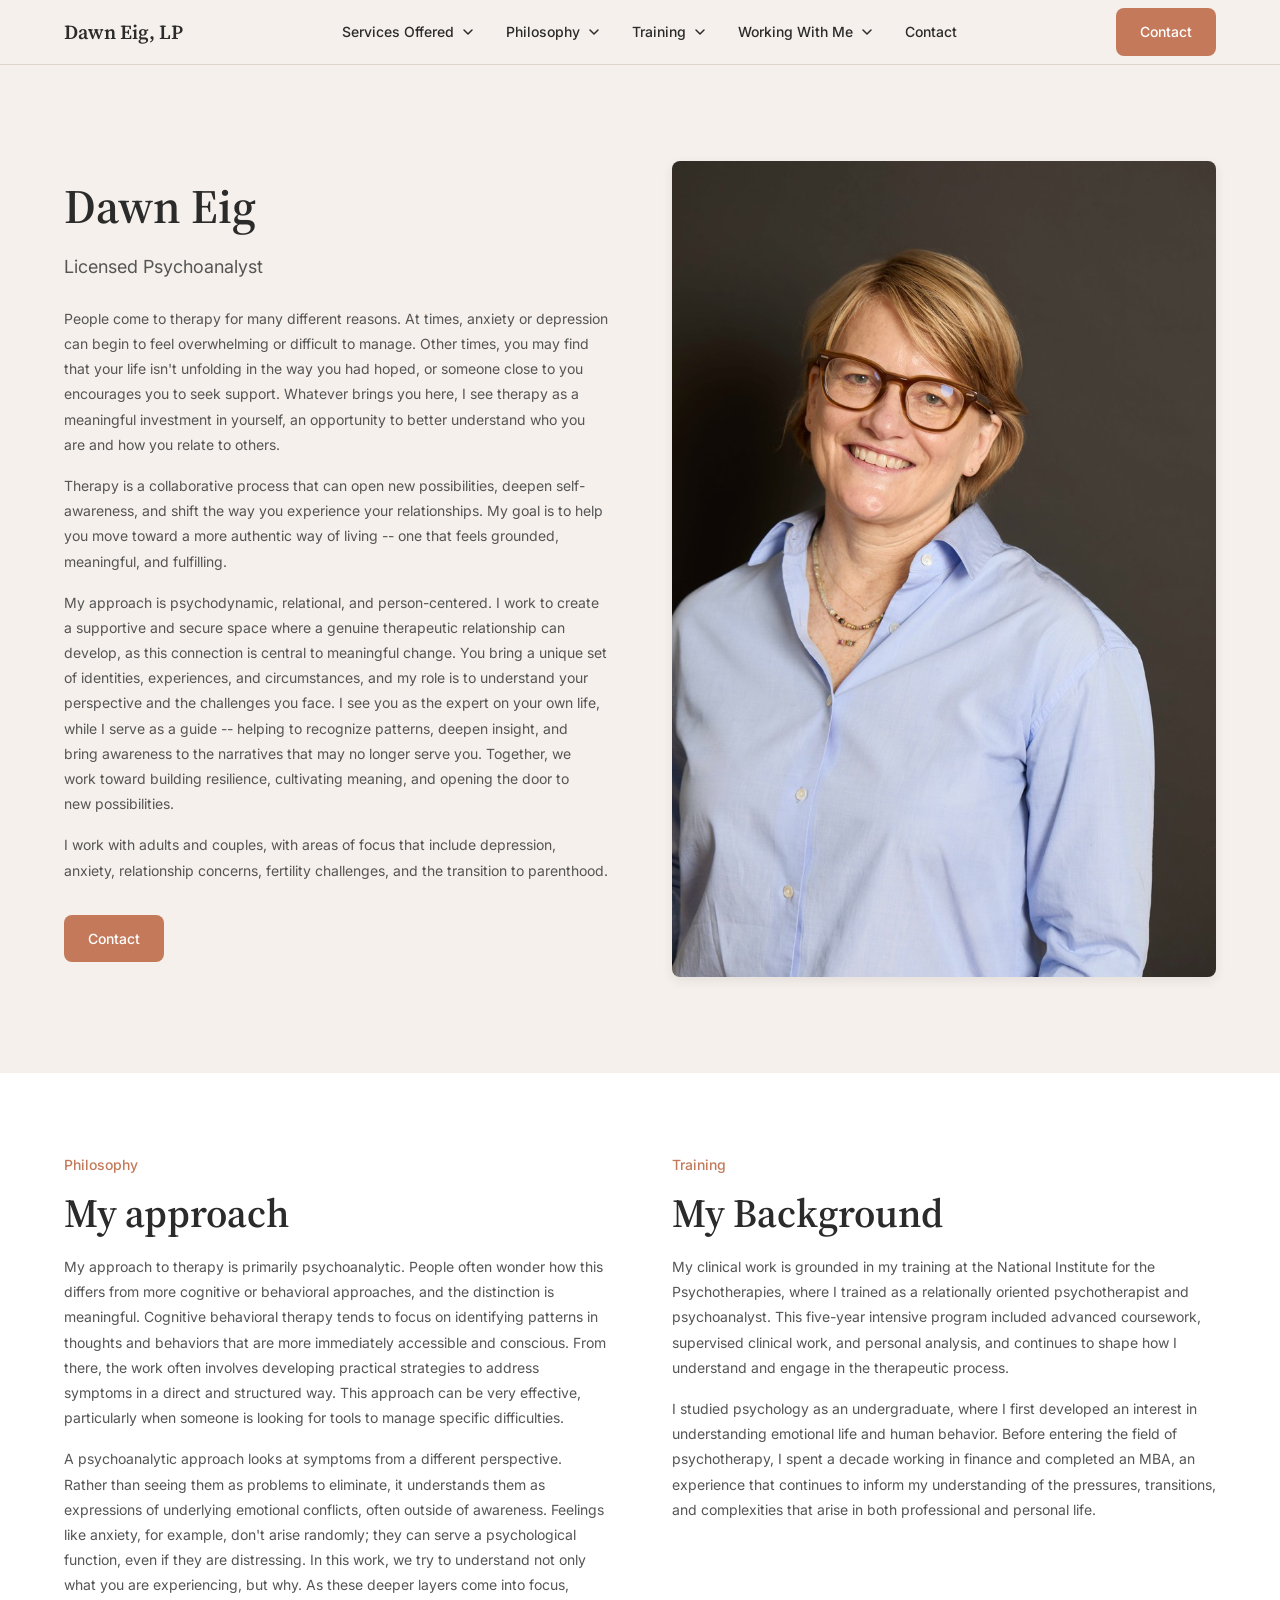
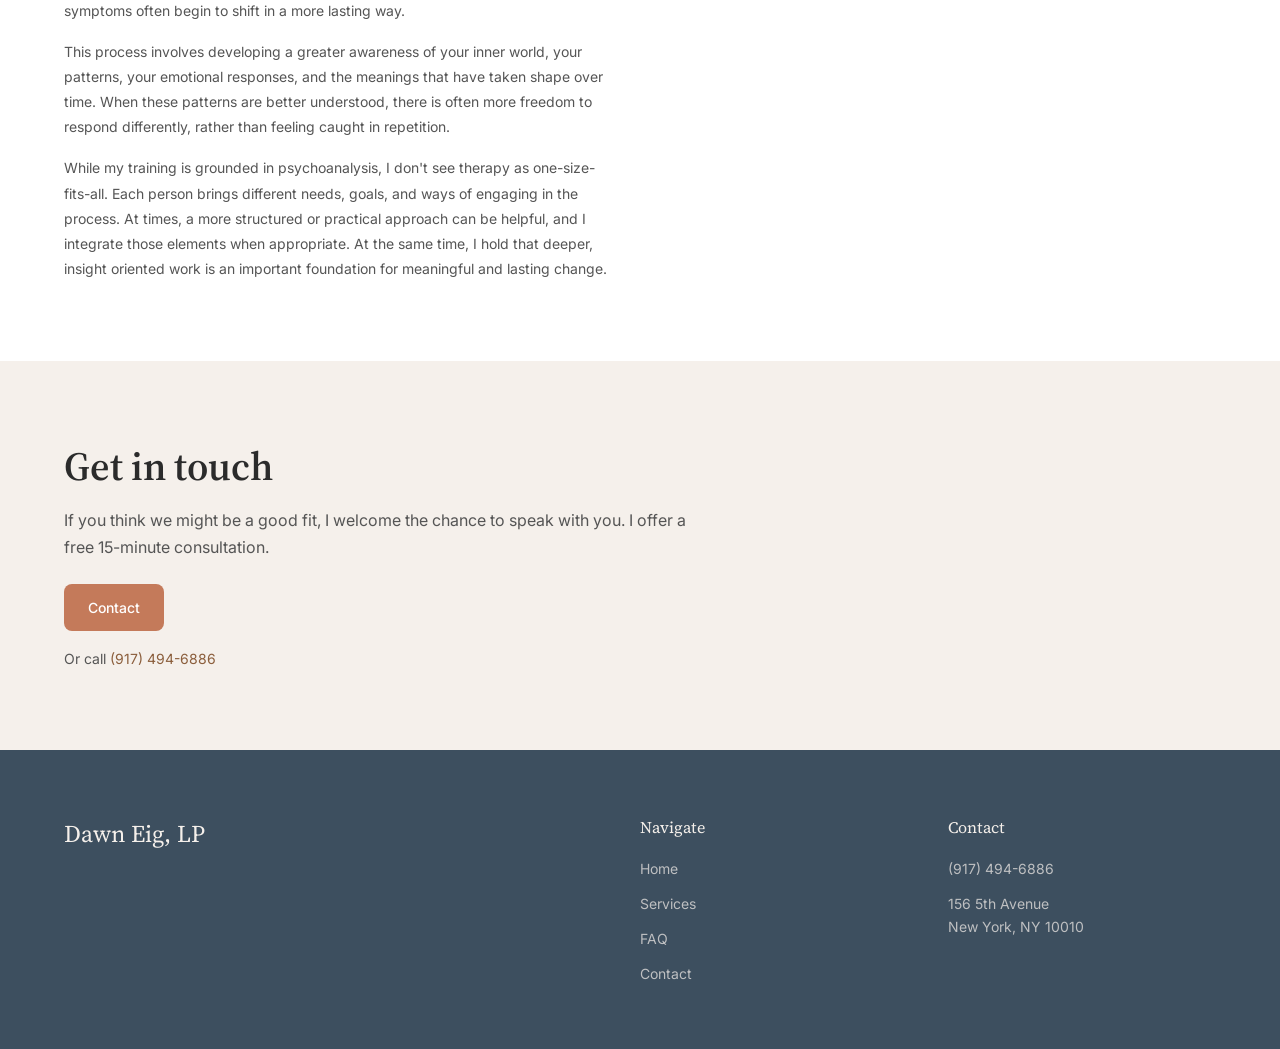
<file: index.html>
<!DOCTYPE html>
<html lang="en">
<head>
  <meta charset="UTF-8">
  <meta name="viewport" content="width=device-width, initial-scale=1.0">
  <meta name="description" content="Dawn Eig, Licensed Psychoanalyst in New York City. Individual and couples therapy.">
  <title>Dawn Eig, LP | Licensed Psychoanalyst | New York City</title>
  <link rel="preconnect" href="https://fonts.googleapis.com">
  <link rel="preconnect" href="https://fonts.gstatic.com" crossorigin>
  <link href="https://fonts.googleapis.com/css2?family=Inter:wght@400;500;600&family=Source+Serif+4:ital,opsz,wght@0,8..60,400;0,8..60,600;1,8..60,400&display=swap" rel="stylesheet">
  <link rel="stylesheet" href="/css/tokens.css?v=4">
  <link rel="stylesheet" href="/css/reset.css?v=4">
  <link rel="stylesheet" href="/css/base.css?v=4">
  <link rel="stylesheet" href="/css/layout.css?v=4">
  <link rel="stylesheet" href="/css/components.css?v=4">
  <link rel="stylesheet" href="/css/pages.css?v=4">
</head>
<body>
  <a href="#main" class="sr-only">Skip to main content</a>

  <header class="nav" role="banner">
    <div class="container nav__inner">
      <a href="/" class="nav__logo" aria-label="Dawn Eig, Licensed Psychoanalyst -- Home">Dawn Eig, LP</a>
      <nav class="nav__links" aria-label="Primary navigation">
        <div class="nav__dropdown">
          <button class="nav__dropdown-toggle" aria-expanded="false" aria-controls="dd-services">
            Services Offered
            <svg class="nav__chevron" width="12" height="12" viewBox="0 0 12 12" aria-hidden="true">
              <path d="M2 4l4 4 4-4" fill="none" stroke="currentColor" stroke-width="1.5" stroke-linecap="round" stroke-linejoin="round"/>
            </svg>
          </button>
          <div id="dd-services" class="nav__dropdown-panel">
            <a href="/services/#individual-therapy" class="nav__dropdown-item">
              <h4>Individual Therapy</h4>
              <p>A dedicated space to explore your inner life, understand patterns that hold you back, and move toward deeper freedom and authenticity.</p>
            </a>
            <a href="/services/#individual-psychoanalysis" class="nav__dropdown-item">
              <h4>Individual Psychoanalysis</h4>
              <p>An immersive, deeply collaborative process that uses the therapeutic relationship to explore your inner world in a sustained and meaningful way.</p>
            </a>
            <a href="/services/#couples-therapy" class="nav__dropdown-item">
              <h4>Couples Therapy</h4>
              <p>A space where the relationship itself becomes the focus, helping you understand dynamics, communicate more clearly, and feel more connected.</p>
            </a>
          </div>
        </div>
        <div class="nav__dropdown">
          <button class="nav__dropdown-toggle" aria-expanded="false" aria-controls="dd-philosophy">
            Philosophy
            <svg class="nav__chevron" width="12" height="12" viewBox="0 0 12 12" aria-hidden="true">
              <path d="M2 4l4 4 4-4" fill="none" stroke="currentColor" stroke-width="1.5" stroke-linecap="round" stroke-linejoin="round"/>
            </svg>
          </button>
          <div id="dd-philosophy" class="nav__dropdown-panel">
            <a href="/about/" class="nav__dropdown-item">
              <h4>My Approach</h4>
              <p>My approach to therapy is primarily psychoanalytic. Rather than seeing symptoms as problems to eliminate, it understands them as expressions of underlying emotional conflicts, often outside of awareness.</p>
            </a>
            <a href="/about/" class="nav__dropdown-item">
              <h4>Integrative & Flexible</h4>
              <p>While my training is grounded in psychoanalysis, I don't see therapy as one-size-fits-all. Each person brings different needs, goals, and ways of engaging in the process.</p>
            </a>
          </div>
        </div>
        <div class="nav__dropdown">
          <button class="nav__dropdown-toggle" aria-expanded="false" aria-controls="dd-training">
            Training
            <svg class="nav__chevron" width="12" height="12" viewBox="0 0 12 12" aria-hidden="true">
              <path d="M2 4l4 4 4-4" fill="none" stroke="currentColor" stroke-width="1.5" stroke-linecap="round" stroke-linejoin="round"/>
            </svg>
          </button>
          <div id="dd-training" class="nav__dropdown-panel">
            <a href="/about/" class="nav__dropdown-item">
              <h4>Psychoanalytic Training</h4>
              <p>I received my psychoanalytic training at the National Institute for the Psychotherapies, where I trained as a relationally oriented psychotherapist and psychoanalyst.</p>
            </a>
            <a href="/about/" class="nav__dropdown-item">
              <h4>Education & Prior Career</h4>
              <p>I earned my Bachelor's degree in Psychology from the University of Colorado Boulder and later completed my MBA before transitioning into psychotherapy.</p>
            </a>
          </div>
        </div>
        <div class="nav__dropdown">
          <button class="nav__dropdown-toggle" aria-expanded="false" aria-controls="dd-working">
            Working With Me
            <svg class="nav__chevron" width="12" height="12" viewBox="0 0 12 12" aria-hidden="true">
              <path d="M2 4l4 4 4-4" fill="none" stroke="currentColor" stroke-width="1.5" stroke-linecap="round" stroke-linejoin="round"/>
            </svg>
          </button>
          <div id="dd-working" class="nav__dropdown-panel">
            <a href="/services/" class="nav__dropdown-item">
              <h4>Location</h4>
              <p>My office is located at 156 5th Avenue. I am available to work by Zoom but find that working together in person is far preferable.</p>
            </a>
            <a href="/services/" class="nav__dropdown-item">
              <h4>Fees</h4>
              <p>My standard fee is discussed during the initial consultation. I reserve a percentage of my practice for people who need lower fees.</p>
            </a>
            <a href="/services/" class="nav__dropdown-item">
              <h4>Insurance</h4>
              <p>I'm not in network with any insurance companies. If you have out-of-network benefits, you can be reimbursed. I'll provide a monthly superbill.</p>
            </a>
          </div>
        </div>
        <a href="/contact/" class="nav__link">Contact</a>
      </nav>
      <a href="/contact/" class="btn btn--primary nav__cta">Contact</a>
      <button class="nav__toggle" aria-label="Toggle menu" aria-expanded="false" aria-controls="nav-mobile">
        <span class="nav__toggle-bar" aria-hidden="true"></span>
        <span class="nav__toggle-bar" aria-hidden="true"></span>
        <span class="nav__toggle-bar" aria-hidden="true"></span>
      </button>
    </div>
    <div id="nav-mobile" class="nav__mobile container">
      <button class="nav__accordion-toggle" aria-expanded="false" aria-controls="mob-services">
        Services Offered
        <svg class="nav__chevron" width="12" height="12" viewBox="0 0 12 12" aria-hidden="true">
          <path d="M2 4l4 4 4-4" fill="none" stroke="currentColor" stroke-width="1.5" stroke-linecap="round" stroke-linejoin="round"/>
        </svg>
      </button>
      <div id="mob-services" class="nav__accordion-content">
        <div>
          <h4>Individual Therapy</h4>
          <p>A dedicated space to explore your inner life, understand patterns that hold you back, and move toward deeper freedom and authenticity.</p>
          <h4>Individual Psychoanalysis</h4>
          <p>An immersive, deeply collaborative process that uses the therapeutic relationship to explore your inner world in a sustained and meaningful way.</p>
          <h4>Couples Therapy</h4>
          <p>A space where the relationship itself becomes the focus, helping you understand dynamics, communicate more clearly, and feel more connected.</p>
          <a href="/services/" class="btn btn--secondary">Explore all services</a>
        </div>
      </div>

      <button class="nav__accordion-toggle" aria-expanded="false" aria-controls="mob-philosophy">
        Philosophy
        <svg class="nav__chevron" width="12" height="12" viewBox="0 0 12 12" aria-hidden="true">
          <path d="M2 4l4 4 4-4" fill="none" stroke="currentColor" stroke-width="1.5" stroke-linecap="round" stroke-linejoin="round"/>
        </svg>
      </button>
      <div id="mob-philosophy" class="nav__accordion-content">
        <div>
          <p>My approach to therapy is primarily psychoanalytic. Rather than seeing symptoms as problems to eliminate, it understands them as expressions of underlying emotional conflicts, often outside of awareness.</p>
          <p>While my training is grounded in psychoanalysis, I don't see therapy as one-size-fits-all. Each person brings different needs, goals, and ways of engaging in the process.</p>
          <a href="/about/" class="btn btn--secondary">Read more</a>
        </div>
      </div>

      <button class="nav__accordion-toggle" aria-expanded="false" aria-controls="mob-training">
        Training
        <svg class="nav__chevron" width="12" height="12" viewBox="0 0 12 12" aria-hidden="true">
          <path d="M2 4l4 4 4-4" fill="none" stroke="currentColor" stroke-width="1.5" stroke-linecap="round" stroke-linejoin="round"/>
        </svg>
      </button>
      <div id="mob-training" class="nav__accordion-content">
        <div>
          <p>I received my psychoanalytic training at the National Institute for the Psychotherapies, where I trained as a relationally oriented psychotherapist and psychoanalyst.</p>
          <p>I earned my Bachelor's degree in Psychology from the University of Colorado Boulder and later completed my MBA before transitioning into psychotherapy.</p>
          <a href="/about/" class="btn btn--secondary">Read more</a>
        </div>
      </div>

      <button class="nav__accordion-toggle" aria-expanded="false" aria-controls="mob-working">
        Working With Me
        <svg class="nav__chevron" width="12" height="12" viewBox="0 0 12 12" aria-hidden="true">
          <path d="M2 4l4 4 4-4" fill="none" stroke="currentColor" stroke-width="1.5" stroke-linecap="round" stroke-linejoin="round"/>
        </svg>
      </button>
      <div id="mob-working" class="nav__accordion-content">
        <div>
          <h4>Location</h4>
          <p>My office is located at 156 5th Avenue. I am available to work by Zoom but find that working together in person is far preferable.</p>
          <h4>Fees</h4>
          <p>My standard fee is discussed during the initial consultation. I reserve a percentage of my practice for people who need lower fees.</p>
          <h4>Insurance</h4>
          <p>I'm not in network with any insurance companies. If you have out-of-network benefits, you can be reimbursed. I'll provide a monthly superbill.</p>
          <a href="/services/" class="btn btn--secondary">Learn more</a>
        </div>
      </div>

      <a href="/contact/" class="nav__link">Contact</a>
      <a href="/contact/" class="btn btn--primary nav__mobile-cta">Contact</a>
    </div>
  </header>

  <main id="main">
    <!-- Hero -->
    <section class="section section--primary hero" aria-labelledby="hero-heading">
      <div class="container hero__inner">
        <div class="hero__content">
          <h1 id="hero-heading" class="hero__title">Dawn Eig</h1>
          <p class="hero__subtitle">Licensed Psychoanalyst</p>
          <div class="hero__text">
            <p>People come to therapy for many different reasons. At times, anxiety or depression can begin to feel overwhelming or difficult to manage. Other times, you may find that your life isn't unfolding in the way you had hoped, or someone close to you encourages you to seek support. Whatever brings you here, I see therapy as a meaningful investment in yourself, an opportunity to better understand who you are and how you relate to others.</p>
            <p>Therapy is a collaborative process that can open new possibilities, deepen self-awareness, and shift the way you experience your relationships. My goal is to help you move toward a more authentic way of living -- one that feels grounded, meaningful, and fulfilling.</p>
            <p>My approach is psychodynamic, relational, and person-centered. I work to create a supportive and secure space where a genuine therapeutic relationship can develop, as this connection is central to meaningful change. You bring a unique set of identities, experiences, and circumstances, and my role is to understand your perspective and the challenges you face. I see you as the expert on your own life, while I serve as a guide -- helping to recognize patterns, deepen insight, and bring awareness to the narratives that may no longer serve you. Together, we work toward building resilience, cultivating meaning, and opening the door to new possibilities.</p>
            <p>I work with adults and couples, with areas of focus that include depression, anxiety, relationship concerns, fertility challenges, and the transition to parenthood.</p>
          </div>
          <div class="hero__actions">
            <a href="/contact/" class="btn btn--primary">Contact</a>
          </div>
        </div>
        <figure class="hero__image">
          <img src="/assets/images/dawn-eig-hero.jpg" alt="Dawn Eig, Licensed Psychoanalyst" loading="eager" width="800" height="1200">
        </figure>
      </div>
    </section>

    <!-- Philosophy & Training side by side -->
    <section class="section section--secondary" aria-labelledby="approach-heading">
      <div class="container">
        <div class="grid grid--2 grid--start gap-16">
          <div>
            <span class="section__eyebrow">Philosophy</span>
            <h2 id="approach-heading" class="section__title">My approach</h2>
            <div class="text-block">
              <p>My approach to therapy is primarily psychoanalytic. People often wonder how this differs from more cognitive or behavioral approaches, and the distinction is meaningful. Cognitive behavioral therapy tends to focus on identifying patterns in thoughts and behaviors that are more immediately accessible and conscious. From there, the work often involves developing practical strategies to address symptoms in a direct and structured way. This approach can be very effective, particularly when someone is looking for tools to manage specific difficulties.</p>
              <p>A psychoanalytic approach looks at symptoms from a different perspective. Rather than seeing them as problems to eliminate, it understands them as expressions of underlying emotional conflicts, often outside of awareness. Feelings like anxiety, for example, don't arise randomly; they can serve a psychological function, even if they are distressing. In this work, we try to understand not only what you are experiencing, but why. As these deeper layers come into focus, symptoms often begin to shift in a more lasting way.</p>
              <p>This process involves developing a greater awareness of your inner world, your patterns, your emotional responses, and the meanings that have taken shape over time. When these patterns are better understood, there is often more freedom to respond differently, rather than feeling caught in repetition.</p>
              <p>While my training is grounded in psychoanalysis, I don't see therapy as one-size-fits-all. Each person brings different needs, goals, and ways of engaging in the process. At times, a more structured or practical approach can be helpful, and I integrate those elements when appropriate. At the same time, I hold that deeper, insight oriented work is an important foundation for meaningful and lasting change.</p>
            </div>
          </div>
          <div>
            <span class="section__eyebrow">Training</span>
            <h2 class="section__title">My Background</h2>
            <div class="text-block">
              <p>My clinical work is grounded in my training at the National Institute for the Psychotherapies, where I trained as a relationally oriented psychotherapist and psychoanalyst. This five-year intensive program included advanced coursework, supervised clinical work, and personal analysis, and continues to shape how I understand and engage in the therapeutic process.</p>
              <p>I studied psychology as an undergraduate, where I first developed an interest in understanding emotional life and human behavior. Before entering the field of psychotherapy, I spent a decade working in finance and completed an MBA, an experience that continues to inform my understanding of the pressures, transitions, and complexities that arise in both professional and personal life.</p>
            </div>
          </div>
        </div>
      </div>
    </section>

    <!-- CTA -->
    <section class="section section--primary" aria-labelledby="cta-heading">
      <div class="container">
        <h2 id="cta-heading" class="section__title">Get in touch</h2>
        <p class="mb-6">If you think we might be a good fit, I welcome the chance to speak with you. I offer a free 15-minute consultation.</p>
        <a href="/contact/" class="btn btn--primary">Contact</a>
        <p class="mt-4 text-sm">Or call <a href="tel:+19174946886">(917) 494-6886</a></p>
      </div>
    </section>
  </main>

  <footer class="footer" role="contentinfo">
    <div class="container footer__inner">
      <div>
        <p class="footer__brand">Dawn Eig, LP</p>
      </div>
      <div>
        <p class="footer__heading">Navigate</p>
        <nav class="footer__links" aria-label="Footer navigation">
          <a href="/" class="footer__link">Home</a>
          <a href="/services/" class="footer__link">Services</a>
          <a href="/faq/" class="footer__link">FAQ</a>
          <a href="/contact/" class="footer__link">Contact</a>
        </nav>
      </div>
      <div>
        <p class="footer__heading">Contact</p>
        <div class="footer__links">
          <a href="tel:+19174946886" class="footer__link">(917) 494-6886</a>
          <a href="https://maps.google.com/?q=156+5th+Avenue+New+York+NY+10010" target="_blank" rel="noopener noreferrer" class="footer__link">156 5th Avenue<br>New York, NY 10010</a>
        </div>
      </div>
    </div>
  </footer>

  <script type="module" src="/js/main.js?v=4"></script>
</body>
</html>
</file>
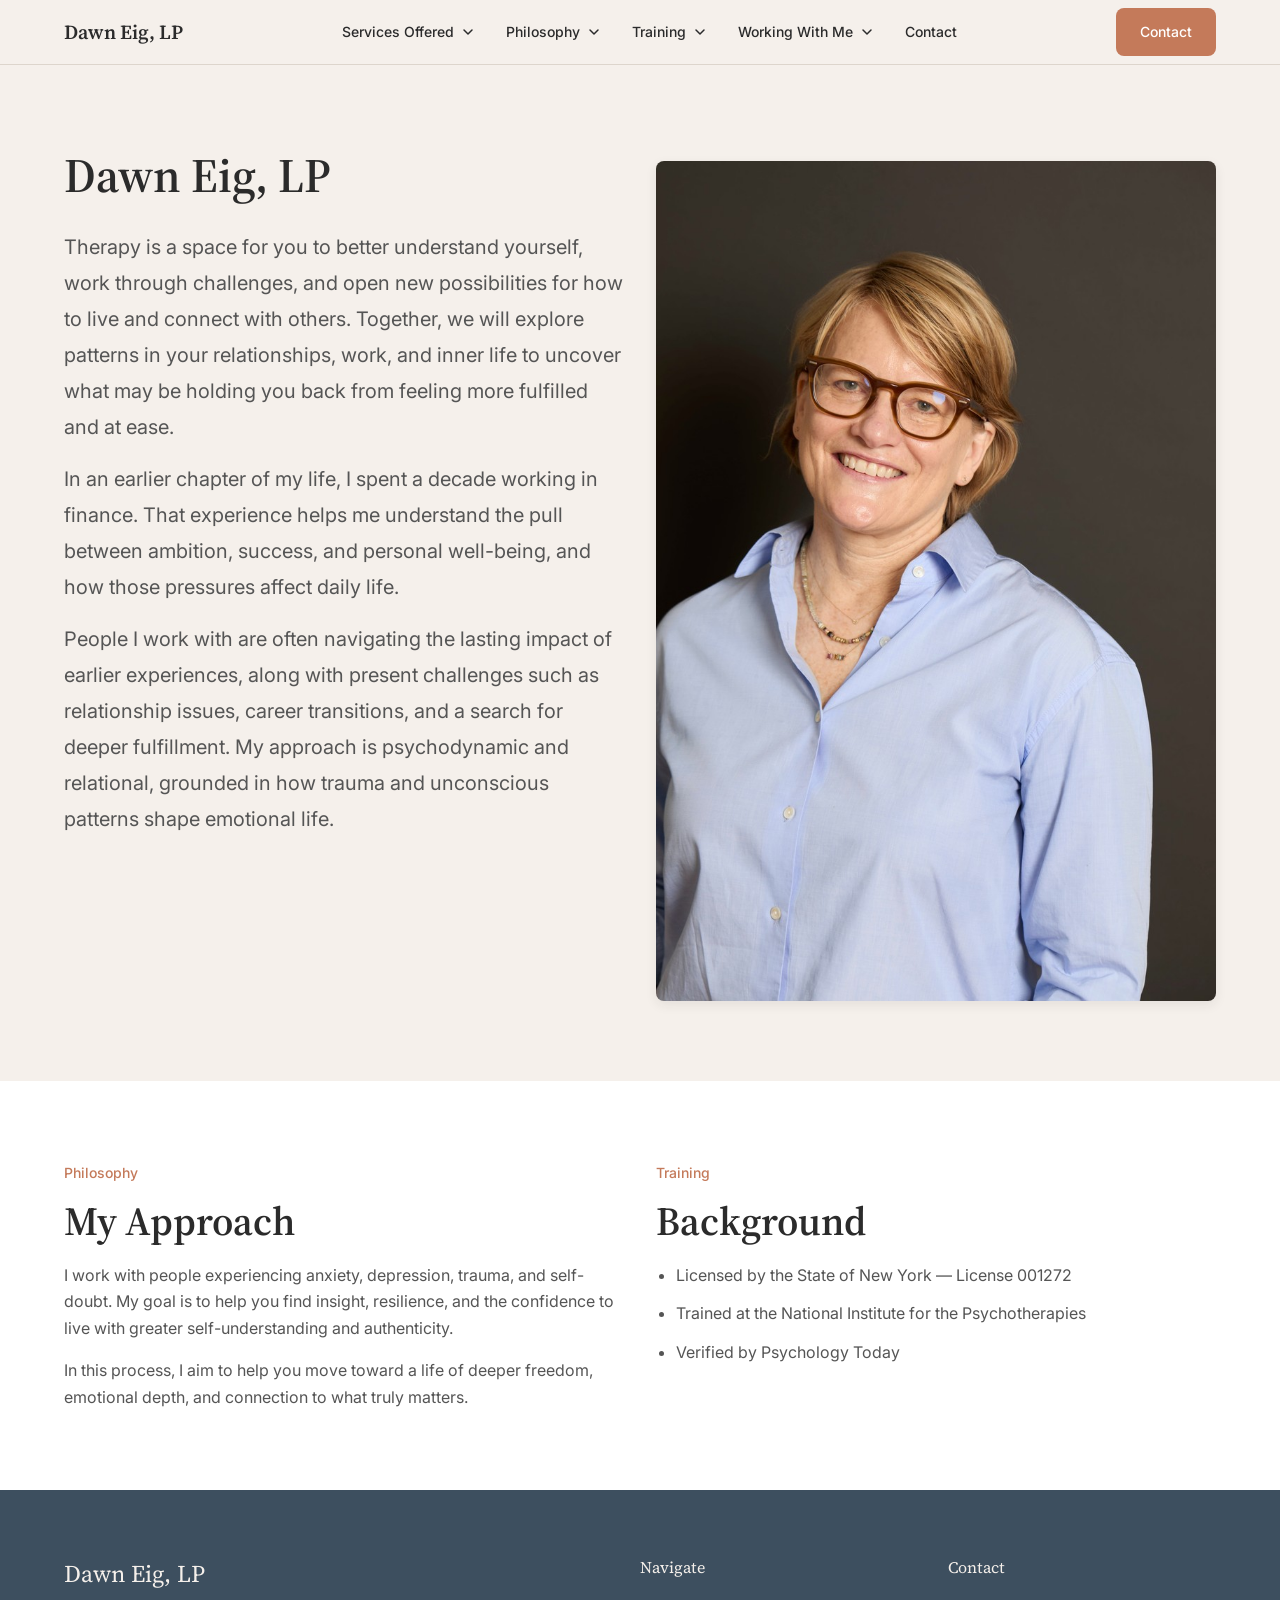
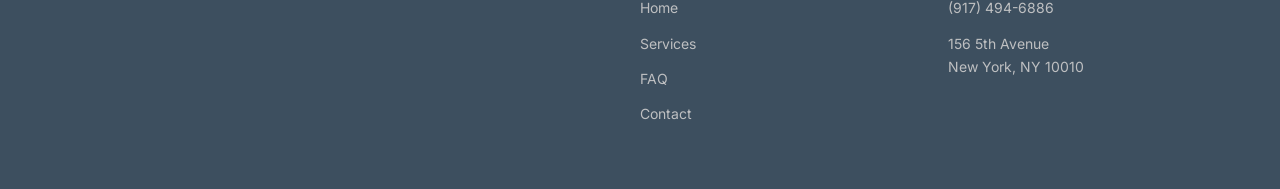
<file: about/index.html>
<!DOCTYPE html>
<html lang="en">
<head>
  <meta charset="UTF-8">
  <meta name="viewport" content="width=device-width, initial-scale=1.0">
  <meta name="description" content="About Dawn Eig, Licensed Psychoanalyst in NYC. Learn about her background in finance, her psychoanalytic training, and her approach to therapy.">
  <title>About — Dawn Eig, LP | Licensed Psychoanalyst</title>
  <link rel="preconnect" href="https://fonts.googleapis.com">
  <link rel="preconnect" href="https://fonts.gstatic.com" crossorigin>
  <link href="https://fonts.googleapis.com/css2?family=Inter:wght@400;500;600&family=Source+Serif+4:ital,opsz,wght@0,8..60,400;0,8..60,600;1,8..60,400&display=swap" rel="stylesheet">
  <link rel="stylesheet" href="/css/tokens.css?v=5">
  <link rel="stylesheet" href="/css/reset.css?v=5">
  <link rel="stylesheet" href="/css/base.css?v=5">
  <link rel="stylesheet" href="/css/layout.css?v=5">
  <link rel="stylesheet" href="/css/components.css?v=5">
  <link rel="stylesheet" href="/css/pages.css?v=5">
</head>
<body>
  <a href="#main" class="sr-only">Skip to main content</a>

  <header class="nav" role="banner">
    <div class="container nav__inner">
      <a href="/" class="nav__logo">Dawn Eig, LP</a>
      <nav class="nav__links" aria-label="Primary navigation">
        <div class="nav__dropdown">
          <button class="nav__dropdown-toggle" aria-expanded="false" aria-controls="dd-services">
            Services Offered
            <svg class="nav__chevron" width="12" height="12" viewBox="0 0 12 12" aria-hidden="true">
              <path d="M2 4l4 4 4-4" fill="none" stroke="currentColor" stroke-width="1.5" stroke-linecap="round" stroke-linejoin="round"/>
            </svg>
          </button>
          <div id="dd-services" class="nav__dropdown-panel">
            <a href="/services/#individual-therapy" class="nav__dropdown-item">
              <h4>Individual Therapy</h4>
              <p>A dedicated space to explore your inner life, understand patterns that hold you back, and move toward deeper freedom and authenticity.</p>
            </a>
            <a href="/services/#individual-psychoanalysis" class="nav__dropdown-item">
              <h4>Individual Psychoanalysis</h4>
              <p>An immersive, deeply collaborative process that uses the therapeutic relationship to explore your inner world in a sustained and meaningful way.</p>
            </a>
            <a href="/services/#couples-therapy" class="nav__dropdown-item">
              <h4>Couples Therapy</h4>
              <p>A space where the relationship itself becomes the focus, helping you understand dynamics, communicate more clearly, and feel more connected.</p>
            </a>
          </div>
        </div>
        <div class="nav__dropdown">
          <button class="nav__dropdown-toggle" aria-expanded="false" aria-controls="dd-philosophy">
            Philosophy
            <svg class="nav__chevron" width="12" height="12" viewBox="0 0 12 12" aria-hidden="true">
              <path d="M2 4l4 4 4-4" fill="none" stroke="currentColor" stroke-width="1.5" stroke-linecap="round" stroke-linejoin="round"/>
            </svg>
          </button>
          <div id="dd-philosophy" class="nav__dropdown-panel">
            <a href="/about/" class="nav__dropdown-item">
              <h4>My Approach</h4>
              <p>My approach to therapy is primarily psychoanalytic. Rather than seeing symptoms as problems to eliminate, it understands them as expressions of underlying emotional conflicts, often outside of awareness.</p>
            </a>
            <a href="/about/" class="nav__dropdown-item">
              <h4>Integrative & Flexible</h4>
              <p>While my training is grounded in psychoanalysis, I don't see therapy as one-size-fits-all. Each person brings different needs, goals, and ways of engaging in the process.</p>
            </a>
          </div>
        </div>
        <div class="nav__dropdown">
          <button class="nav__dropdown-toggle" aria-expanded="false" aria-controls="dd-training">
            Training
            <svg class="nav__chevron" width="12" height="12" viewBox="0 0 12 12" aria-hidden="true">
              <path d="M2 4l4 4 4-4" fill="none" stroke="currentColor" stroke-width="1.5" stroke-linecap="round" stroke-linejoin="round"/>
            </svg>
          </button>
          <div id="dd-training" class="nav__dropdown-panel">
            <a href="/about/" class="nav__dropdown-item">
              <h4>Psychoanalytic Training</h4>
              <p>I received my psychoanalytic training at the National Institute for the Psychotherapies, where I trained as a relationally oriented psychotherapist and psychoanalyst.</p>
            </a>
            <a href="/about/" class="nav__dropdown-item">
              <h4>Education & Prior Career</h4>
              <p>I earned my Bachelor's degree in Psychology from the University of Colorado Boulder and later completed my MBA before transitioning into psychotherapy.</p>
            </a>
          </div>
        </div>
        <div class="nav__dropdown">
          <button class="nav__dropdown-toggle" aria-expanded="false" aria-controls="dd-working">
            Working With Me
            <svg class="nav__chevron" width="12" height="12" viewBox="0 0 12 12" aria-hidden="true">
              <path d="M2 4l4 4 4-4" fill="none" stroke="currentColor" stroke-width="1.5" stroke-linecap="round" stroke-linejoin="round"/>
            </svg>
          </button>
          <div id="dd-working" class="nav__dropdown-panel">
            <a href="/services/" class="nav__dropdown-item">
              <h4>Location</h4>
              <p>My office is located at 156 5th Avenue. I am available to work by Zoom but find that working together in person is far preferable.</p>
            </a>
            <a href="/services/" class="nav__dropdown-item">
              <h4>Fees</h4>
              <p>My standard fee is discussed during the initial consultation. I reserve a percentage of my practice for people who need lower fees.</p>
            </a>
            <a href="/services/" class="nav__dropdown-item">
              <h4>Insurance</h4>
              <p>I'm not in network with any insurance companies. If you have out-of-network benefits, you can be reimbursed. I'll provide a monthly superbill.</p>
            </a>
          </div>
        </div>
        <a href="/contact/" class="nav__link">Contact</a>
      </nav>
      <a href="/contact/" class="btn btn--primary nav__cta">Contact</a>
      <button class="nav__toggle" aria-label="Toggle menu" aria-expanded="false" aria-controls="nav-mobile">
        <span class="nav__toggle-bar" aria-hidden="true"></span>
        <span class="nav__toggle-bar" aria-hidden="true"></span>
        <span class="nav__toggle-bar" aria-hidden="true"></span>
      </button>
    </div>
    <div id="nav-mobile" class="nav__mobile container">
      <button class="nav__accordion-toggle" aria-expanded="false" aria-controls="mob-services">
        Services Offered
        <svg class="nav__chevron" width="12" height="12" viewBox="0 0 12 12" aria-hidden="true">
          <path d="M2 4l4 4 4-4" fill="none" stroke="currentColor" stroke-width="1.5" stroke-linecap="round" stroke-linejoin="round"/>
        </svg>
      </button>
      <div id="mob-services" class="nav__accordion-content">
        <div>
          <h4>Individual Therapy</h4>
          <p>A dedicated space to explore your inner life, understand patterns that hold you back, and move toward deeper freedom and authenticity.</p>
          <h4>Individual Psychoanalysis</h4>
          <p>An immersive, deeply collaborative process that uses the therapeutic relationship to explore your inner world in a sustained and meaningful way.</p>
          <h4>Couples Therapy</h4>
          <p>A space where the relationship itself becomes the focus, helping you understand dynamics, communicate more clearly, and feel more connected.</p>
          <a href="/services/" class="btn btn--secondary">Explore all services</a>
        </div>
      </div>

      <button class="nav__accordion-toggle" aria-expanded="false" aria-controls="mob-philosophy">
        Philosophy
        <svg class="nav__chevron" width="12" height="12" viewBox="0 0 12 12" aria-hidden="true">
          <path d="M2 4l4 4 4-4" fill="none" stroke="currentColor" stroke-width="1.5" stroke-linecap="round" stroke-linejoin="round"/>
        </svg>
      </button>
      <div id="mob-philosophy" class="nav__accordion-content">
        <div>
          <p>My approach to therapy is primarily psychoanalytic. Rather than seeing symptoms as problems to eliminate, it understands them as expressions of underlying emotional conflicts, often outside of awareness.</p>
          <p>While my training is grounded in psychoanalysis, I don't see therapy as one-size-fits-all. Each person brings different needs, goals, and ways of engaging in the process.</p>
          <a href="/about/" class="btn btn--secondary">Read more</a>
        </div>
      </div>

      <button class="nav__accordion-toggle" aria-expanded="false" aria-controls="mob-training">
        Training
        <svg class="nav__chevron" width="12" height="12" viewBox="0 0 12 12" aria-hidden="true">
          <path d="M2 4l4 4 4-4" fill="none" stroke="currentColor" stroke-width="1.5" stroke-linecap="round" stroke-linejoin="round"/>
        </svg>
      </button>
      <div id="mob-training" class="nav__accordion-content">
        <div>
          <p>I received my psychoanalytic training at the National Institute for the Psychotherapies, where I trained as a relationally oriented psychotherapist and psychoanalyst.</p>
          <p>I earned my Bachelor's degree in Psychology from the University of Colorado Boulder and later completed my MBA before transitioning into psychotherapy.</p>
          <a href="/about/" class="btn btn--secondary">Read more</a>
        </div>
      </div>

      <button class="nav__accordion-toggle" aria-expanded="false" aria-controls="mob-working">
        Working With Me
        <svg class="nav__chevron" width="12" height="12" viewBox="0 0 12 12" aria-hidden="true">
          <path d="M2 4l4 4 4-4" fill="none" stroke="currentColor" stroke-width="1.5" stroke-linecap="round" stroke-linejoin="round"/>
        </svg>
      </button>
      <div id="mob-working" class="nav__accordion-content">
        <div>
          <h4>Location</h4>
          <p>My office is located at 156 5th Avenue. I am available to work by Zoom but find that working together in person is far preferable.</p>
          <h4>Fees</h4>
          <p>My standard fee is discussed during the initial consultation. I reserve a percentage of my practice for people who need lower fees.</p>
          <h4>Insurance</h4>
          <p>I'm not in network with any insurance companies. If you have out-of-network benefits, you can be reimbursed. I'll provide a monthly superbill.</p>
          <a href="/services/" class="btn btn--secondary">Learn more</a>
        </div>
      </div>

      <a href="/contact/" class="nav__link">Contact</a>
      <a href="/contact/" class="btn btn--primary nav__mobile-cta">Contact</a>
    </div>
  </header>

  <main id="main">
    <section class="section section--primary" aria-labelledby="about-heading">
      <div class="container grid grid--2 grid--start">
        <div>
          <h1 id="about-heading" class="section__title">Dawn Eig, LP</h1>
          <p class="bio__text">Therapy is a space for you to better understand yourself, work through challenges, and open new possibilities for how to live and connect with others. Together, we will explore patterns in your relationships, work, and inner life to uncover what may be holding you back from feeling more fulfilled and at ease.</p>
          <p class="bio__text">In an earlier chapter of my life, I spent a decade working in finance. That experience helps me understand the pull between ambition, success, and personal well-being, and how those pressures affect daily life.</p>
          <p class="bio__text">People I work with are often navigating the lasting impact of earlier experiences, along with present challenges such as relationship issues, career transitions, and a search for deeper fulfillment. My approach is psychodynamic and relational, grounded in how trauma and unconscious patterns shape emotional life.</p>
        </div>
        <figure class="hero__image mt-4">
          <img src="/assets/images/dawn-eig-hero.jpg" alt="Dawn Eig, Licensed Psychoanalyst" loading="lazy" width="800" height="1200">
        </figure>
      </div>
    </section>

    <section class="section section--secondary" aria-labelledby="philosophy-heading">
      <div class="container">
        <div class="grid grid--2 grid--start">
          <div>
            <span class="section__eyebrow">Philosophy</span>
            <h2 id="philosophy-heading" class="section__title">My Approach</h2>
            <p>I work with people experiencing anxiety, depression, trauma, and self-doubt. My goal is to help you find insight, resilience, and the confidence to live with greater self-understanding and authenticity.</p>
            <p>In this process, I aim to help you move toward a life of deeper freedom, emotional depth, and connection to what truly matters.</p>
          </div>
          <div>
            <span class="section__eyebrow">Training</span>
            <h2 class="section__title">Background</h2>
            <ul class="about-list">
              <li>Licensed by the State of New York &mdash; License 001272</li>
              <li>Trained at the National Institute for the Psychotherapies</li>
              <li>Verified by Psychology Today</li>
            </ul>
          </div>
        </div>
      </div>
    </section>
  </main>

  <footer class="footer" role="contentinfo">
    <div class="container footer__inner">
      <div>
        <p class="footer__brand">Dawn Eig, LP</p>
      </div>
      <div>
        <p class="footer__heading">Navigate</p>
        <nav class="footer__links" aria-label="Footer navigation">
          <a href="/" class="footer__link">Home</a>
          <a href="/services/" class="footer__link">Services</a>
          <a href="/faq/" class="footer__link">FAQ</a>
          <a href="/contact/" class="footer__link">Contact</a>
        </nav>
      </div>
      <div>
        <p class="footer__heading">Contact</p>
        <div class="footer__links">
          <a href="tel:+19174946886" class="footer__link">(917) 494-6886</a>
          <a href="https://maps.google.com/?q=156+5th+Avenue+New+York+NY+10010" target="_blank" rel="noopener noreferrer" class="footer__link">156 5th Avenue<br>New York, NY 10010</a>
        </div>
      </div>
    </div>
  </footer>

  <script type="module" src="/js/main.js?v=5"></script>
</body>
</html>
</file>
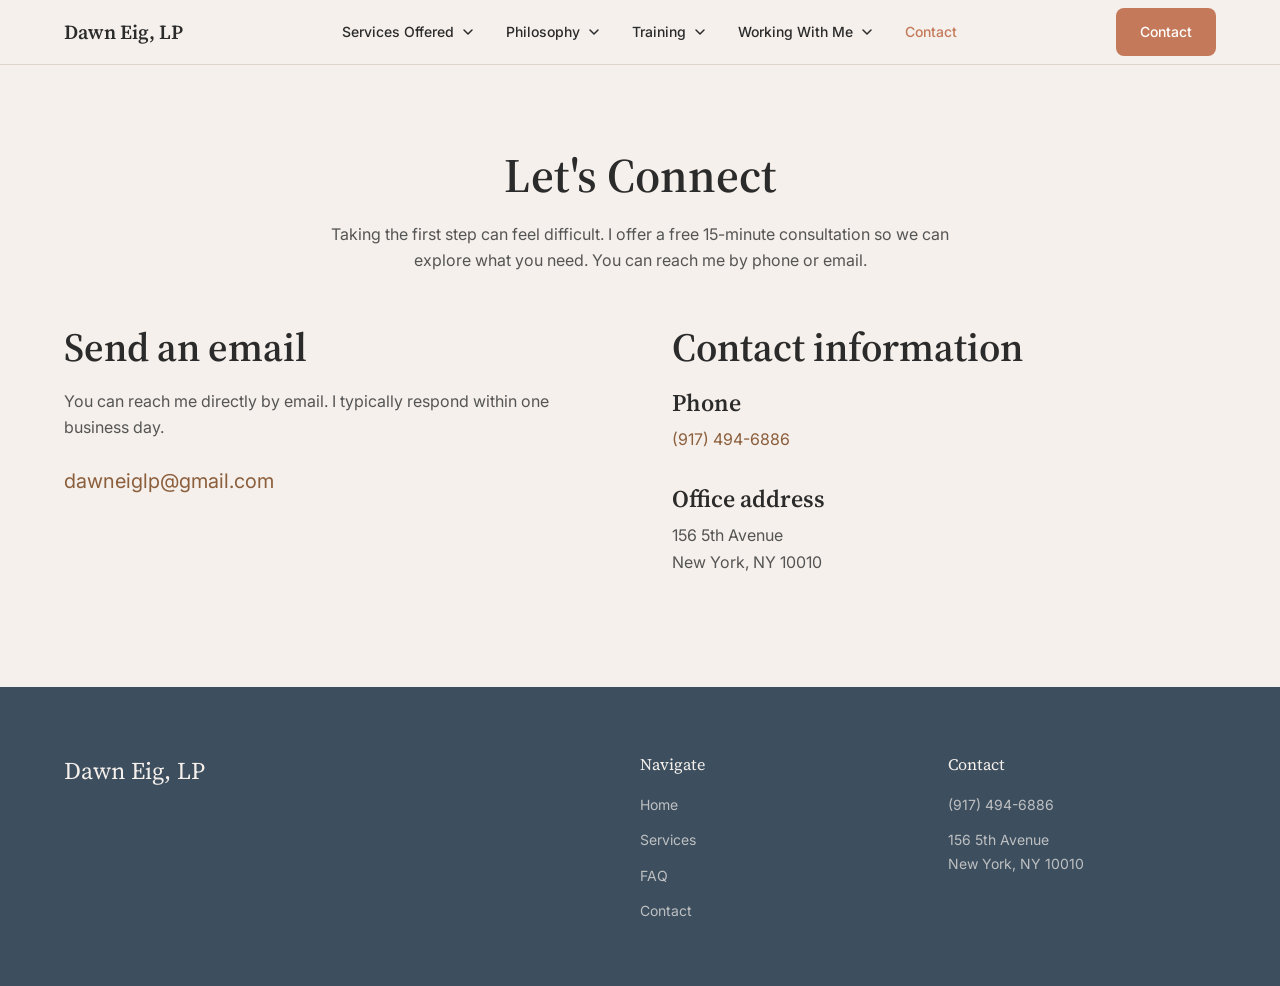
<file: contact/index.html>
<!DOCTYPE html>
<html lang="en">
<head>
  <meta charset="UTF-8">
  <meta name="viewport" content="width=device-width, initial-scale=1.0">
  <meta name="description" content="Contact Dawn Eig, Licensed Psychoanalyst in NYC. Schedule a free 15-minute consultation by phone or email.">
  <title>Contact — Dawn Eig, LP | Licensed Psychoanalyst</title>
  <link rel="preconnect" href="https://fonts.googleapis.com">
  <link rel="preconnect" href="https://fonts.gstatic.com" crossorigin>
  <link href="https://fonts.googleapis.com/css2?family=Inter:wght@400;500;600&family=Source+Serif+4:ital,opsz,wght@0,8..60,400;0,8..60,600;1,8..60,400&display=swap" rel="stylesheet">
  <link rel="stylesheet" href="/css/tokens.css?v=4">
  <link rel="stylesheet" href="/css/reset.css?v=4">
  <link rel="stylesheet" href="/css/base.css?v=4">
  <link rel="stylesheet" href="/css/layout.css?v=4">
  <link rel="stylesheet" href="/css/components.css?v=4">
  <link rel="stylesheet" href="/css/pages.css?v=4">
</head>
<body>
  <a href="#main" class="sr-only">Skip to main content</a>

  <header class="nav" role="banner">
    <div class="container nav__inner">
      <a href="/" class="nav__logo">Dawn Eig, LP</a>
      <nav class="nav__links" aria-label="Primary navigation">
        <div class="nav__dropdown">
          <button class="nav__dropdown-toggle" aria-expanded="false" aria-controls="dd-services">
            Services Offered
            <svg class="nav__chevron" width="12" height="12" viewBox="0 0 12 12" aria-hidden="true">
              <path d="M2 4l4 4 4-4" fill="none" stroke="currentColor" stroke-width="1.5" stroke-linecap="round" stroke-linejoin="round"/>
            </svg>
          </button>
          <div id="dd-services" class="nav__dropdown-panel">
            <a href="/services/#individual-therapy" class="nav__dropdown-item">
              <h4>Individual Therapy</h4>
              <p>A dedicated space to explore your inner life, understand patterns that hold you back, and move toward deeper freedom and authenticity.</p>
            </a>
            <a href="/services/#individual-psychoanalysis" class="nav__dropdown-item">
              <h4>Individual Psychoanalysis</h4>
              <p>An immersive, deeply collaborative process that uses the therapeutic relationship to explore your inner world in a sustained and meaningful way.</p>
            </a>
            <a href="/services/#couples-therapy" class="nav__dropdown-item">
              <h4>Couples Therapy</h4>
              <p>A space where the relationship itself becomes the focus, helping you understand dynamics, communicate more clearly, and feel more connected.</p>
            </a>
          </div>
        </div>
        <div class="nav__dropdown">
          <button class="nav__dropdown-toggle" aria-expanded="false" aria-controls="dd-philosophy">
            Philosophy
            <svg class="nav__chevron" width="12" height="12" viewBox="0 0 12 12" aria-hidden="true">
              <path d="M2 4l4 4 4-4" fill="none" stroke="currentColor" stroke-width="1.5" stroke-linecap="round" stroke-linejoin="round"/>
            </svg>
          </button>
          <div id="dd-philosophy" class="nav__dropdown-panel">
            <a href="/about/" class="nav__dropdown-item">
              <h4>My Approach</h4>
              <p>My approach to therapy is primarily psychoanalytic. Rather than seeing symptoms as problems to eliminate, it understands them as expressions of underlying emotional conflicts, often outside of awareness.</p>
            </a>
            <a href="/about/" class="nav__dropdown-item">
              <h4>Integrative & Flexible</h4>
              <p>While my training is grounded in psychoanalysis, I don't see therapy as one-size-fits-all. Each person brings different needs, goals, and ways of engaging in the process.</p>
            </a>
          </div>
        </div>
        <div class="nav__dropdown">
          <button class="nav__dropdown-toggle" aria-expanded="false" aria-controls="dd-training">
            Training
            <svg class="nav__chevron" width="12" height="12" viewBox="0 0 12 12" aria-hidden="true">
              <path d="M2 4l4 4 4-4" fill="none" stroke="currentColor" stroke-width="1.5" stroke-linecap="round" stroke-linejoin="round"/>
            </svg>
          </button>
          <div id="dd-training" class="nav__dropdown-panel">
            <a href="/about/" class="nav__dropdown-item">
              <h4>Psychoanalytic Training</h4>
              <p>I received my psychoanalytic training at the National Institute for the Psychotherapies, where I trained as a relationally oriented psychotherapist and psychoanalyst.</p>
            </a>
            <a href="/about/" class="nav__dropdown-item">
              <h4>Education & Prior Career</h4>
              <p>I earned my Bachelor's degree in Psychology from the University of Colorado Boulder and later completed my MBA before transitioning into psychotherapy.</p>
            </a>
          </div>
        </div>
        <div class="nav__dropdown">
          <button class="nav__dropdown-toggle" aria-expanded="false" aria-controls="dd-working">
            Working With Me
            <svg class="nav__chevron" width="12" height="12" viewBox="0 0 12 12" aria-hidden="true">
              <path d="M2 4l4 4 4-4" fill="none" stroke="currentColor" stroke-width="1.5" stroke-linecap="round" stroke-linejoin="round"/>
            </svg>
          </button>
          <div id="dd-working" class="nav__dropdown-panel">
            <a href="/services/" class="nav__dropdown-item">
              <h4>Location</h4>
              <p>My office is located at 156 5th Avenue. I am available to work by Zoom but find that working together in person is far preferable.</p>
            </a>
            <a href="/services/" class="nav__dropdown-item">
              <h4>Fees</h4>
              <p>My standard fee is discussed during the initial consultation. I reserve a percentage of my practice for people who need lower fees.</p>
            </a>
            <a href="/services/" class="nav__dropdown-item">
              <h4>Insurance</h4>
              <p>I'm not in network with any insurance companies. If you have out-of-network benefits, you can be reimbursed. I'll provide a monthly superbill.</p>
            </a>
          </div>
        </div>
        <a href="/contact/" class="nav__link" aria-current="page">Contact</a>
      </nav>
      <a href="/contact/" class="btn btn--primary nav__cta">Contact</a>
      <button class="nav__toggle" aria-label="Toggle menu" aria-expanded="false" aria-controls="nav-mobile">
        <span class="nav__toggle-bar" aria-hidden="true"></span>
        <span class="nav__toggle-bar" aria-hidden="true"></span>
        <span class="nav__toggle-bar" aria-hidden="true"></span>
      </button>
    </div>
    <div id="nav-mobile" class="nav__mobile container">
      <button class="nav__accordion-toggle" aria-expanded="false" aria-controls="mob-services">
        Services Offered
        <svg class="nav__chevron" width="12" height="12" viewBox="0 0 12 12" aria-hidden="true">
          <path d="M2 4l4 4 4-4" fill="none" stroke="currentColor" stroke-width="1.5" stroke-linecap="round" stroke-linejoin="round"/>
        </svg>
      </button>
      <div id="mob-services" class="nav__accordion-content">
        <div>
          <h4>Individual Therapy</h4>
          <p>A dedicated space to explore your inner life, understand patterns that hold you back, and move toward deeper freedom and authenticity.</p>
          <h4>Individual Psychoanalysis</h4>
          <p>An immersive, deeply collaborative process that uses the therapeutic relationship to explore your inner world in a sustained and meaningful way.</p>
          <h4>Couples Therapy</h4>
          <p>A space where the relationship itself becomes the focus, helping you understand dynamics, communicate more clearly, and feel more connected.</p>
          <a href="/services/" class="btn btn--secondary">Explore all services</a>
        </div>
      </div>

      <button class="nav__accordion-toggle" aria-expanded="false" aria-controls="mob-philosophy">
        Philosophy
        <svg class="nav__chevron" width="12" height="12" viewBox="0 0 12 12" aria-hidden="true">
          <path d="M2 4l4 4 4-4" fill="none" stroke="currentColor" stroke-width="1.5" stroke-linecap="round" stroke-linejoin="round"/>
        </svg>
      </button>
      <div id="mob-philosophy" class="nav__accordion-content">
        <div>
          <p>My approach to therapy is primarily psychoanalytic. Rather than seeing symptoms as problems to eliminate, it understands them as expressions of underlying emotional conflicts, often outside of awareness.</p>
          <p>While my training is grounded in psychoanalysis, I don't see therapy as one-size-fits-all. Each person brings different needs, goals, and ways of engaging in the process.</p>
          <a href="/about/" class="btn btn--secondary">Read more</a>
        </div>
      </div>

      <button class="nav__accordion-toggle" aria-expanded="false" aria-controls="mob-training">
        Training
        <svg class="nav__chevron" width="12" height="12" viewBox="0 0 12 12" aria-hidden="true">
          <path d="M2 4l4 4 4-4" fill="none" stroke="currentColor" stroke-width="1.5" stroke-linecap="round" stroke-linejoin="round"/>
        </svg>
      </button>
      <div id="mob-training" class="nav__accordion-content">
        <div>
          <p>I received my psychoanalytic training at the National Institute for the Psychotherapies, where I trained as a relationally oriented psychotherapist and psychoanalyst.</p>
          <p>I earned my Bachelor's degree in Psychology from the University of Colorado Boulder and later completed my MBA before transitioning into psychotherapy.</p>
          <a href="/about/" class="btn btn--secondary">Read more</a>
        </div>
      </div>

      <button class="nav__accordion-toggle" aria-expanded="false" aria-controls="mob-working">
        Working With Me
        <svg class="nav__chevron" width="12" height="12" viewBox="0 0 12 12" aria-hidden="true">
          <path d="M2 4l4 4 4-4" fill="none" stroke="currentColor" stroke-width="1.5" stroke-linecap="round" stroke-linejoin="round"/>
        </svg>
      </button>
      <div id="mob-working" class="nav__accordion-content">
        <div>
          <h4>Location</h4>
          <p>My office is located at 156 5th Avenue. I am available to work by Zoom but find that working together in person is far preferable.</p>
          <h4>Fees</h4>
          <p>My standard fee is discussed during the initial consultation. I reserve a percentage of my practice for people who need lower fees.</p>
          <h4>Insurance</h4>
          <p>I'm not in network with any insurance companies. If you have out-of-network benefits, you can be reimbursed. I'll provide a monthly superbill.</p>
          <a href="/services/" class="btn btn--secondary">Learn more</a>
        </div>
      </div>

      <a href="/contact/" class="nav__link" aria-current="page">Contact</a>
      <a href="/contact/" class="btn btn--primary nav__mobile-cta">Contact</a>
    </div>
  </header>

  <main id="main">
    <section class="section section--primary" aria-labelledby="contact-heading">
      <div class="container">
        <header class="section__header section__header--center">
          <h1 id="contact-heading" class="section__title">Let's Connect</h1>
          <p class="mx-auto">Taking the first step can feel difficult. I offer a free 15-minute consultation so we can explore what you need. You can reach me by phone or email.</p>
        </header>

        <div class="grid grid--2 grid--start gap-16">
          <div>
            <h2 class="section__title mb-6">Send an email</h2>
            <p class="mb-6">You can reach me directly by email. I typically respond within one business day.</p>
            <p class="mb-6 text-lg">
              <a href="mailto:dawneiglp@gmail.com">dawneiglp@gmail.com</a>
            </p>
          </div>

          <div>
            <h2 class="section__title mb-6">Contact information</h2>
            <div class="mb-8">
              <h3 class="font-serif mb-2">Phone</h3>
              <p><a href="tel:+19174946886">(917) 494-6886</a></p>
            </div>

            <div class="mb-8">
              <h3 class="font-serif mb-2">Office address</h3>
              <p>
                156 5th Avenue<br>
                New York, NY 10010
              </p>
            </div>
          </div>
        </div>
      </div>
    </section>
  </main>

  <footer class="footer" role="contentinfo">
    <div class="container footer__inner">
      <div>
        <p class="footer__brand">Dawn Eig, LP</p>
      </div>
      <div>
        <p class="footer__heading">Navigate</p>
        <nav class="footer__links" aria-label="Footer navigation">
          <a href="/" class="footer__link">Home</a>
          <a href="/services/" class="footer__link">Services</a>
          <a href="/faq/" class="footer__link">FAQ</a>
          <a href="/contact/" class="footer__link">Contact</a>
        </nav>
      </div>
      <div>
        <p class="footer__heading">Contact</p>
        <div class="footer__links">
          <a href="tel:+19174946886" class="footer__link">(917) 494-6886</a>
          <a href="https://maps.google.com/?q=156+5th+Avenue+New+York+NY+10010" target="_blank" rel="noopener noreferrer" class="footer__link">156 5th Avenue<br>New York, NY 10010</a>
        </div>
      </div>
    </div>
  </footer>

  <script type="module" src="/js/main.js?v=4"></script>
</body>
</html>
</file>
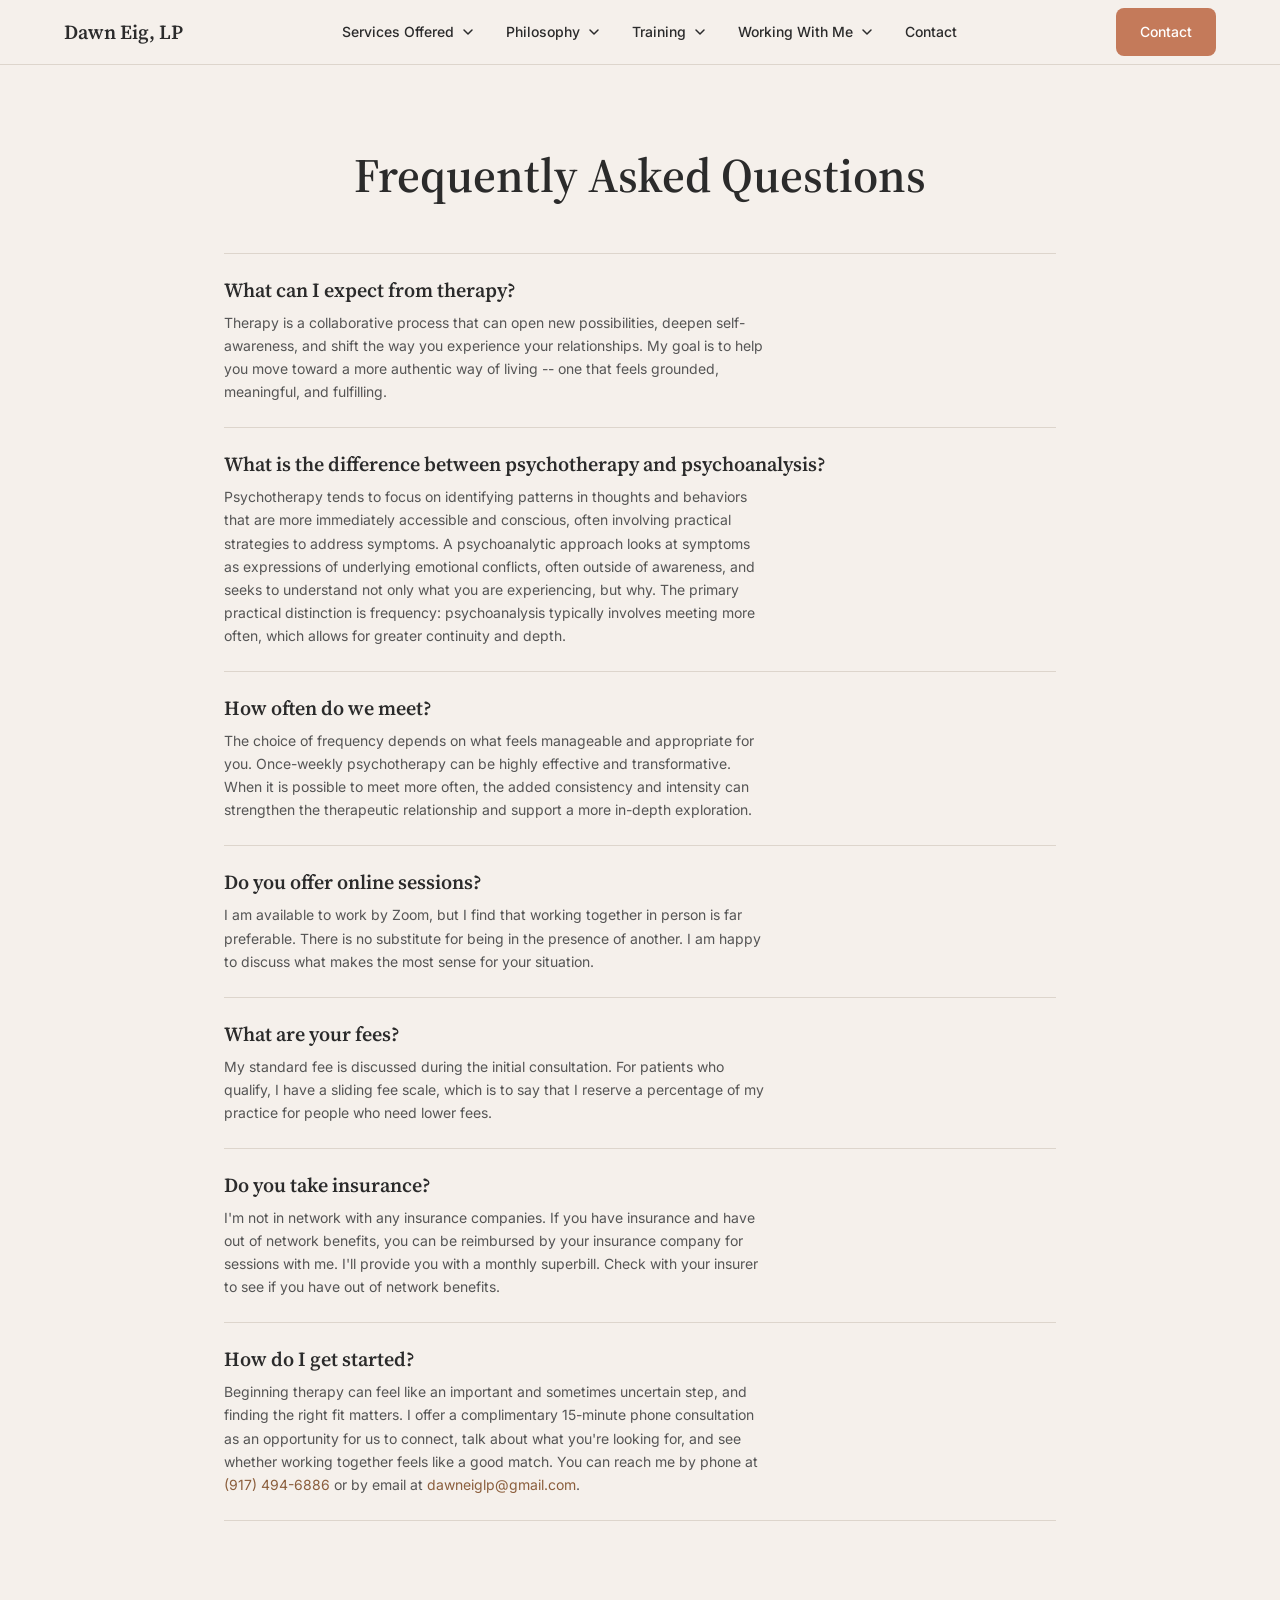
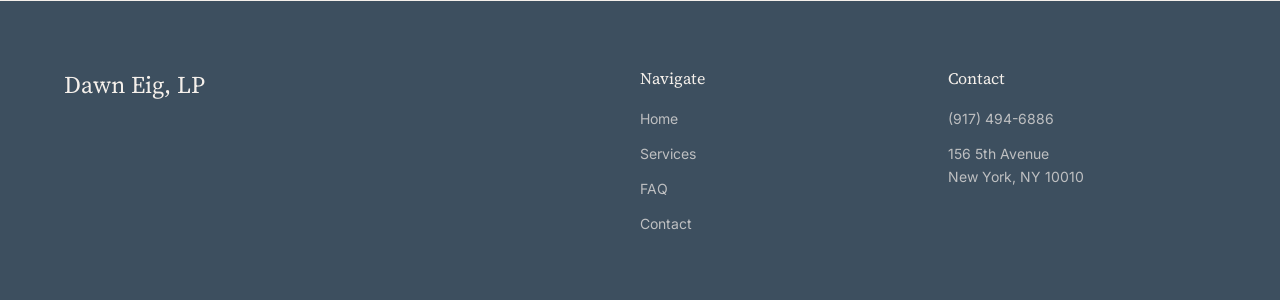
<file: faq/index.html>
<!DOCTYPE html>
<html lang="en">
<head>
  <meta charset="UTF-8">
  <meta name="viewport" content="width=device-width, initial-scale=1.0">
  <meta name="description" content="Frequently asked questions about therapy with Dawn Eig, LP. Fees, insurance, session frequency, and how to get started.">
  <title>FAQ -- Dawn Eig, LP | Licensed Psychoanalyst</title>
  <link rel="preconnect" href="https://fonts.googleapis.com">
  <link rel="preconnect" href="https://fonts.gstatic.com" crossorigin>
  <link href="https://fonts.googleapis.com/css2?family=Inter:wght@400;500;600&family=Source+Serif+4:ital,opsz,wght@0,8..60,400;0,8..60,600;1,8..60,400&display=swap" rel="stylesheet">
  <link rel="stylesheet" href="/css/tokens.css?v=4">
  <link rel="stylesheet" href="/css/reset.css?v=4">
  <link rel="stylesheet" href="/css/base.css?v=4">
  <link rel="stylesheet" href="/css/layout.css?v=4">
  <link rel="stylesheet" href="/css/components.css?v=4">
  <link rel="stylesheet" href="/css/pages.css?v=4">
</head>
<body>
  <a href="#main" class="sr-only">Skip to main content</a>

  <header class="nav" role="banner">
    <div class="container nav__inner">
      <a href="/" class="nav__logo">Dawn Eig, LP</a>
      <nav class="nav__links" aria-label="Primary navigation">
        <div class="nav__dropdown">
          <button class="nav__dropdown-toggle" aria-expanded="false" aria-controls="dd-services">
            Services Offered
            <svg class="nav__chevron" width="12" height="12" viewBox="0 0 12 12" aria-hidden="true">
              <path d="M2 4l4 4 4-4" fill="none" stroke="currentColor" stroke-width="1.5" stroke-linecap="round" stroke-linejoin="round"/>
            </svg>
          </button>
          <div id="dd-services" class="nav__dropdown-panel">
            <a href="/services/#individual-therapy" class="nav__dropdown-item">
              <h4>Individual Therapy</h4>
              <p>A dedicated space to explore your inner life, understand patterns that hold you back, and move toward deeper freedom and authenticity.</p>
            </a>
            <a href="/services/#individual-psychoanalysis" class="nav__dropdown-item">
              <h4>Individual Psychoanalysis</h4>
              <p>An immersive, deeply collaborative process that uses the therapeutic relationship to explore your inner world in a sustained and meaningful way.</p>
            </a>
            <a href="/services/#couples-therapy" class="nav__dropdown-item">
              <h4>Couples Therapy</h4>
              <p>A space where the relationship itself becomes the focus, helping you understand dynamics, communicate more clearly, and feel more connected.</p>
            </a>
          </div>
        </div>
        <div class="nav__dropdown">
          <button class="nav__dropdown-toggle" aria-expanded="false" aria-controls="dd-philosophy">
            Philosophy
            <svg class="nav__chevron" width="12" height="12" viewBox="0 0 12 12" aria-hidden="true">
              <path d="M2 4l4 4 4-4" fill="none" stroke="currentColor" stroke-width="1.5" stroke-linecap="round" stroke-linejoin="round"/>
            </svg>
          </button>
          <div id="dd-philosophy" class="nav__dropdown-panel">
            <a href="/about/" class="nav__dropdown-item">
              <h4>My Approach</h4>
              <p>My approach to therapy is primarily psychoanalytic. Rather than seeing symptoms as problems to eliminate, it understands them as expressions of underlying emotional conflicts, often outside of awareness.</p>
            </a>
            <a href="/about/" class="nav__dropdown-item">
              <h4>Integrative & Flexible</h4>
              <p>While my training is grounded in psychoanalysis, I don't see therapy as one-size-fits-all. Each person brings different needs, goals, and ways of engaging in the process.</p>
            </a>
          </div>
        </div>
        <div class="nav__dropdown">
          <button class="nav__dropdown-toggle" aria-expanded="false" aria-controls="dd-training">
            Training
            <svg class="nav__chevron" width="12" height="12" viewBox="0 0 12 12" aria-hidden="true">
              <path d="M2 4l4 4 4-4" fill="none" stroke="currentColor" stroke-width="1.5" stroke-linecap="round" stroke-linejoin="round"/>
            </svg>
          </button>
          <div id="dd-training" class="nav__dropdown-panel">
            <a href="/about/" class="nav__dropdown-item">
              <h4>Psychoanalytic Training</h4>
              <p>I received my psychoanalytic training at the National Institute for the Psychotherapies, where I trained as a relationally oriented psychotherapist and psychoanalyst.</p>
            </a>
            <a href="/about/" class="nav__dropdown-item">
              <h4>Education & Prior Career</h4>
              <p>I earned my Bachelor's degree in Psychology from the University of Colorado Boulder and later completed my MBA before transitioning into psychotherapy.</p>
            </a>
          </div>
        </div>
        <div class="nav__dropdown">
          <button class="nav__dropdown-toggle" aria-expanded="false" aria-controls="dd-working">
            Working With Me
            <svg class="nav__chevron" width="12" height="12" viewBox="0 0 12 12" aria-hidden="true">
              <path d="M2 4l4 4 4-4" fill="none" stroke="currentColor" stroke-width="1.5" stroke-linecap="round" stroke-linejoin="round"/>
            </svg>
          </button>
          <div id="dd-working" class="nav__dropdown-panel">
            <a href="/services/" class="nav__dropdown-item">
              <h4>Location</h4>
              <p>My office is located at 156 5th Avenue. I am available to work by Zoom but find that working together in person is far preferable.</p>
            </a>
            <a href="/services/" class="nav__dropdown-item">
              <h4>Fees</h4>
              <p>My standard fee is discussed during the initial consultation. I reserve a percentage of my practice for people who need lower fees.</p>
            </a>
            <a href="/services/" class="nav__dropdown-item">
              <h4>Insurance</h4>
              <p>I'm not in network with any insurance companies. If you have out-of-network benefits, you can be reimbursed. I'll provide a monthly superbill.</p>
            </a>
          </div>
        </div>
        <a href="/contact/" class="nav__link">Contact</a>
      </nav>
      <a href="/contact/" class="btn btn--primary nav__cta">Contact</a>
      <button class="nav__toggle" aria-label="Toggle menu" aria-expanded="false" aria-controls="nav-mobile">
        <span class="nav__toggle-bar" aria-hidden="true"></span>
        <span class="nav__toggle-bar" aria-hidden="true"></span>
        <span class="nav__toggle-bar" aria-hidden="true"></span>
      </button>
    </div>
    <div id="nav-mobile" class="nav__mobile container">
      <button class="nav__accordion-toggle" aria-expanded="false" aria-controls="mob-services">
        Services Offered
        <svg class="nav__chevron" width="12" height="12" viewBox="0 0 12 12" aria-hidden="true">
          <path d="M2 4l4 4 4-4" fill="none" stroke="currentColor" stroke-width="1.5" stroke-linecap="round" stroke-linejoin="round"/>
        </svg>
      </button>
      <div id="mob-services" class="nav__accordion-content">
        <div>
          <h4>Individual Therapy</h4>
          <p>A dedicated space to explore your inner life, understand patterns that hold you back, and move toward deeper freedom and authenticity.</p>
          <h4>Individual Psychoanalysis</h4>
          <p>An immersive, deeply collaborative process that uses the therapeutic relationship to explore your inner world in a sustained and meaningful way.</p>
          <h4>Couples Therapy</h4>
          <p>A space where the relationship itself becomes the focus, helping you understand dynamics, communicate more clearly, and feel more connected.</p>
          <a href="/services/" class="btn btn--secondary">Explore all services</a>
        </div>
      </div>

      <button class="nav__accordion-toggle" aria-expanded="false" aria-controls="mob-philosophy">
        Philosophy
        <svg class="nav__chevron" width="12" height="12" viewBox="0 0 12 12" aria-hidden="true">
          <path d="M2 4l4 4 4-4" fill="none" stroke="currentColor" stroke-width="1.5" stroke-linecap="round" stroke-linejoin="round"/>
        </svg>
      </button>
      <div id="mob-philosophy" class="nav__accordion-content">
        <div>
          <p>My approach to therapy is primarily psychoanalytic. Rather than seeing symptoms as problems to eliminate, it understands them as expressions of underlying emotional conflicts, often outside of awareness.</p>
          <p>While my training is grounded in psychoanalysis, I don't see therapy as one-size-fits-all. Each person brings different needs, goals, and ways of engaging in the process.</p>
          <a href="/about/" class="btn btn--secondary">Read more</a>
        </div>
      </div>

      <button class="nav__accordion-toggle" aria-expanded="false" aria-controls="mob-training">
        Training
        <svg class="nav__chevron" width="12" height="12" viewBox="0 0 12 12" aria-hidden="true">
          <path d="M2 4l4 4 4-4" fill="none" stroke="currentColor" stroke-width="1.5" stroke-linecap="round" stroke-linejoin="round"/>
        </svg>
      </button>
      <div id="mob-training" class="nav__accordion-content">
        <div>
          <p>I received my psychoanalytic training at the National Institute for the Psychotherapies, where I trained as a relationally oriented psychotherapist and psychoanalyst.</p>
          <p>I earned my Bachelor's degree in Psychology from the University of Colorado Boulder and later completed my MBA before transitioning into psychotherapy.</p>
          <a href="/about/" class="btn btn--secondary">Read more</a>
        </div>
      </div>

      <button class="nav__accordion-toggle" aria-expanded="false" aria-controls="mob-working">
        Working With Me
        <svg class="nav__chevron" width="12" height="12" viewBox="0 0 12 12" aria-hidden="true">
          <path d="M2 4l4 4 4-4" fill="none" stroke="currentColor" stroke-width="1.5" stroke-linecap="round" stroke-linejoin="round"/>
        </svg>
      </button>
      <div id="mob-working" class="nav__accordion-content">
        <div>
          <h4>Location</h4>
          <p>My office is located at 156 5th Avenue. I am available to work by Zoom but find that working together in person is far preferable.</p>
          <h4>Fees</h4>
          <p>My standard fee is discussed during the initial consultation. I reserve a percentage of my practice for people who need lower fees.</p>
          <h4>Insurance</h4>
          <p>I'm not in network with any insurance companies. If you have out-of-network benefits, you can be reimbursed. I'll provide a monthly superbill.</p>
          <a href="/services/" class="btn btn--secondary">Learn more</a>
        </div>
      </div>

      <a href="/contact/" class="nav__link">Contact</a>
      <a href="/contact/" class="btn btn--primary nav__mobile-cta">Contact</a>
    </div>
  </header>

  <main id="main">
    <section class="section section--primary" aria-labelledby="faq-heading">
      <div class="container container--narrow">
        <header class="section__header section__header--center">
          <h1 id="faq-heading" class="section__title">Frequently Asked Questions</h1>
        </header>

        <div class="list-block">
          <div class="list-block__item">
            <h3 class="list-block__title">What can I expect from therapy?</h3>
            <p class="list-block__text">Therapy is a collaborative process that can open new possibilities, deepen self-awareness, and shift the way you experience your relationships. My goal is to help you move toward a more authentic way of living -- one that feels grounded, meaningful, and fulfilling.</p>
          </div>

          <div class="list-block__item">
            <h3 class="list-block__title">What is the difference between psychotherapy and psychoanalysis?</h3>
            <p class="list-block__text">Psychotherapy tends to focus on identifying patterns in thoughts and behaviors that are more immediately accessible and conscious, often involving practical strategies to address symptoms. A psychoanalytic approach looks at symptoms as expressions of underlying emotional conflicts, often outside of awareness, and seeks to understand not only what you are experiencing, but why. The primary practical distinction is frequency: psychoanalysis typically involves meeting more often, which allows for greater continuity and depth.</p>
          </div>

          <div class="list-block__item">
            <h3 class="list-block__title">How often do we meet?</h3>
            <p class="list-block__text">The choice of frequency depends on what feels manageable and appropriate for you. Once-weekly psychotherapy can be highly effective and transformative. When it is possible to meet more often, the added consistency and intensity can strengthen the therapeutic relationship and support a more in-depth exploration.</p>
          </div>

          <div class="list-block__item">
            <h3 class="list-block__title">Do you offer online sessions?</h3>
            <p class="list-block__text">I am available to work by Zoom, but I find that working together in person is far preferable. There is no substitute for being in the presence of another. I am happy to discuss what makes the most sense for your situation.</p>
          </div>

          <div class="list-block__item">
            <h3 class="list-block__title">What are your fees?</h3>
            <p class="list-block__text">My standard fee is discussed during the initial consultation. For patients who qualify, I have a sliding fee scale, which is to say that I reserve a percentage of my practice for people who need lower fees.</p>
          </div>

          <div class="list-block__item">
            <h3 class="list-block__title">Do you take insurance?</h3>
            <p class="list-block__text">I'm not in network with any insurance companies. If you have insurance and have out of network benefits, you can be reimbursed by your insurance company for sessions with me. I'll provide you with a monthly superbill. Check with your insurer to see if you have out of network benefits.</p>
          </div>

          <div class="list-block__item">
            <h3 class="list-block__title">How do I get started?</h3>
            <p class="list-block__text">Beginning therapy can feel like an important and sometimes uncertain step, and finding the right fit matters. I offer a complimentary 15-minute phone consultation as an opportunity for us to connect, talk about what you're looking for, and see whether working together feels like a good match. You can reach me by phone at <a href="tel:+19174946886">(917) 494-6886</a> or by email at <a href="mailto:dawneiglp@gmail.com">dawneiglp@gmail.com</a>.</p>
          </div>
        </div>
      </div>
    </section>
  </main>

  <footer class="footer" role="contentinfo">
    <div class="container footer__inner">
      <div>
        <p class="footer__brand">Dawn Eig, LP</p>
      </div>
      <div>
        <p class="footer__heading">Navigate</p>
        <nav class="footer__links" aria-label="Footer navigation">
          <a href="/" class="footer__link">Home</a>
          <a href="/services/" class="footer__link">Services</a>
          <a href="/faq/" class="footer__link">FAQ</a>
          <a href="/contact/" class="footer__link">Contact</a>
        </nav>
      </div>
      <div>
        <p class="footer__heading">Contact</p>
        <div class="footer__links">
          <a href="tel:+19174946886" class="footer__link">(917) 494-6886</a>
          <a href="https://maps.google.com/?q=156+5th+Avenue+New+York+NY+10010" target="_blank" rel="noopener noreferrer" class="footer__link">156 5th Avenue<br>New York, NY 10010</a>
        </div>
      </div>
    </div>
  </footer>

  <script type="module" src="/js/main.js?v=4"></script>
</body>
</html>
</file>
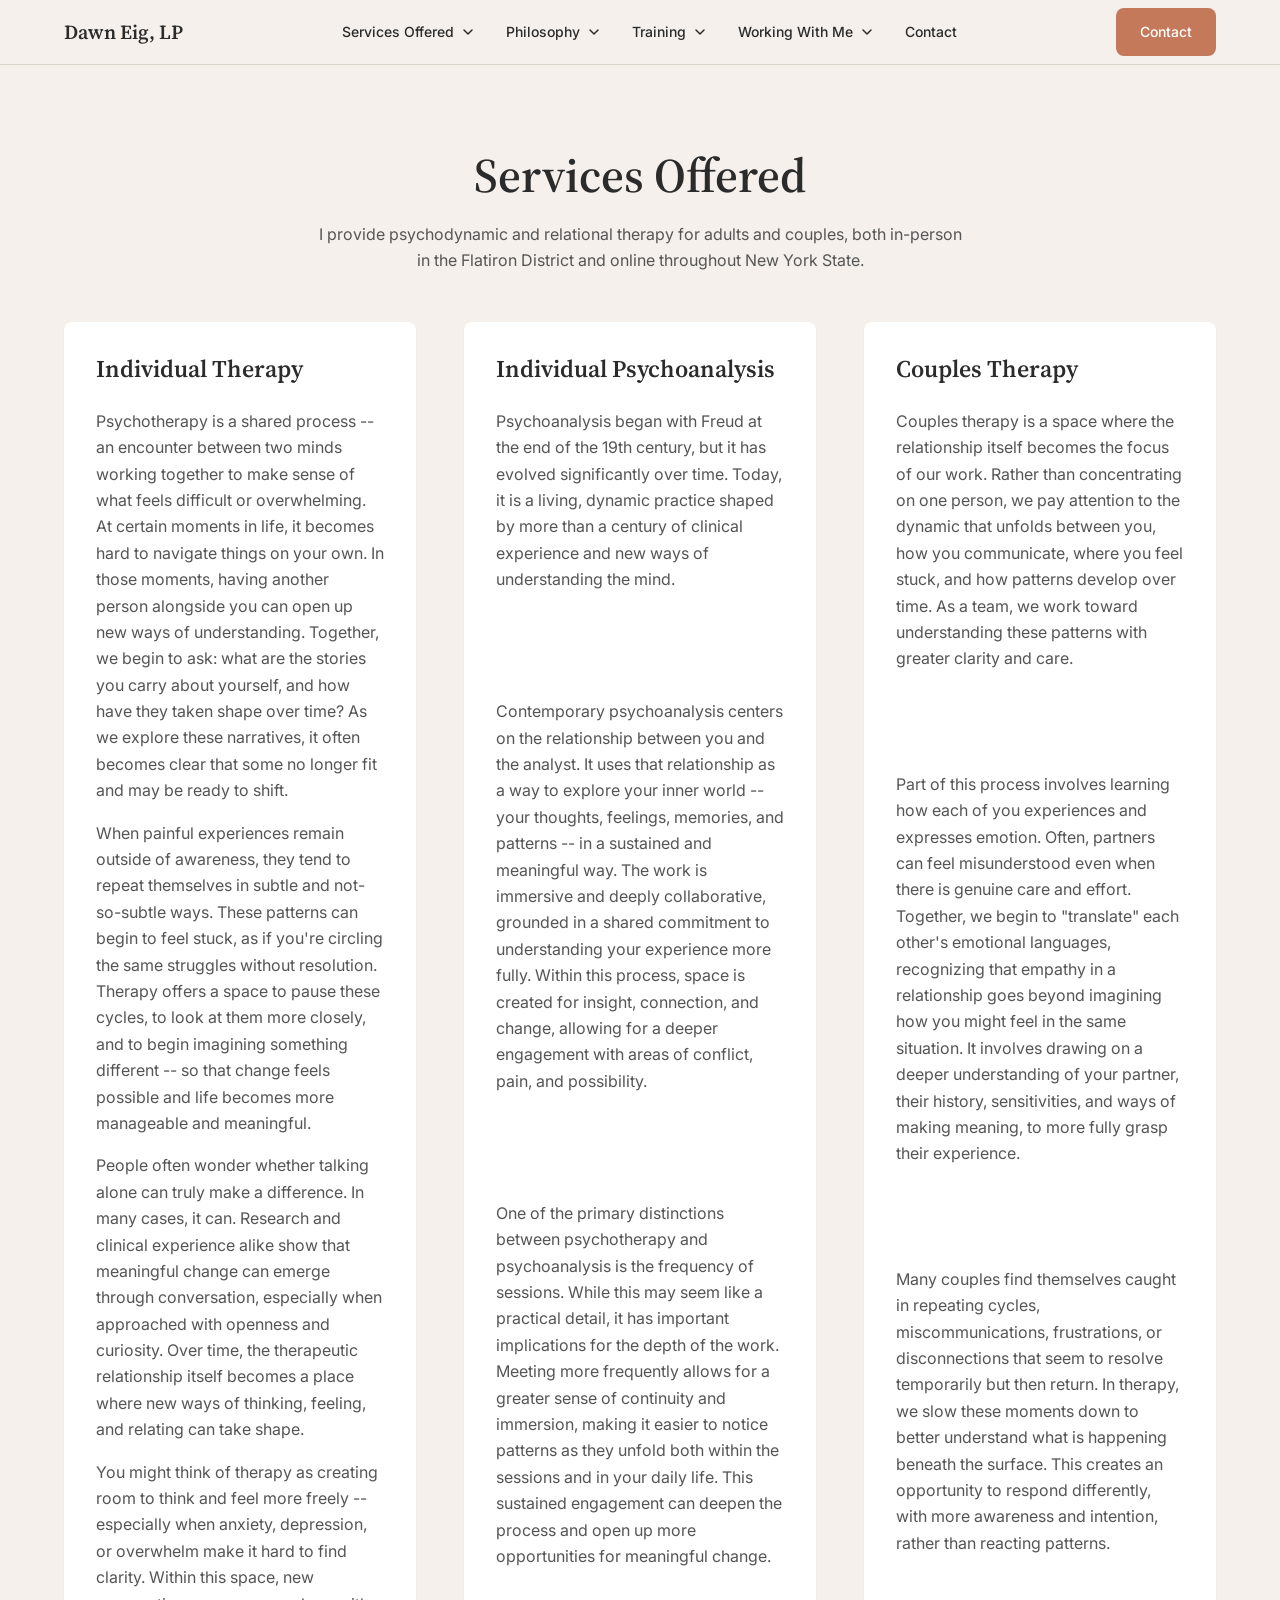
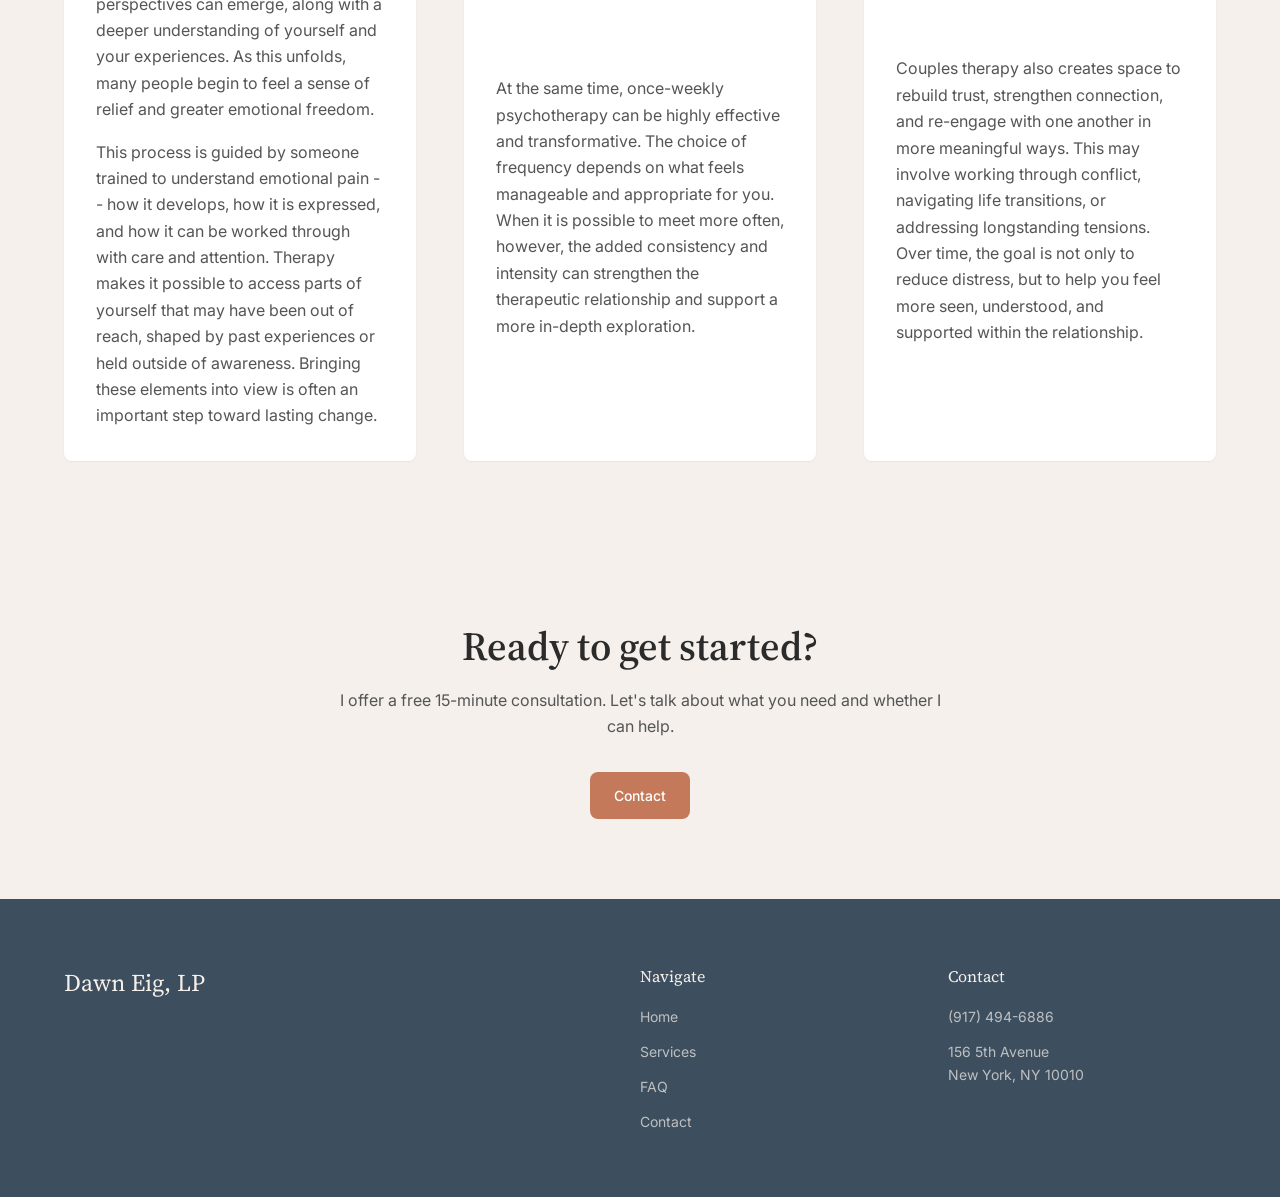
<file: services/index.html>
<!DOCTYPE html>
<html lang="en">
<head>
  <meta charset="UTF-8">
  <meta name="viewport" content="width=device-width, initial-scale=1.0">
  <meta name="description" content="Therapy services offered by Dawn Eig, LP: individual therapy, individual psychoanalysis, and couples therapy in New York City.">
  <title>Services — Dawn Eig, LP | Licensed Psychoanalyst</title>
  <link rel="preconnect" href="https://fonts.googleapis.com">
  <link rel="preconnect" href="https://fonts.gstatic.com" crossorigin>
  <link href="https://fonts.googleapis.com/css2?family=Inter:wght@400;500;600&family=Source+Serif+4:ital,opsz,wght@0,8..60,400;0,8..60,600;1,8..60,400&display=swap" rel="stylesheet">
  <link rel="stylesheet" href="/css/tokens.css?v=4">
  <link rel="stylesheet" href="/css/reset.css?v=4">
  <link rel="stylesheet" href="/css/base.css?v=4">
  <link rel="stylesheet" href="/css/layout.css?v=4">
  <link rel="stylesheet" href="/css/components.css?v=4">
  <link rel="stylesheet" href="/css/pages.css?v=4">
</head>
<body>
  <a href="#main" class="sr-only">Skip to main content</a>

  <header class="nav" role="banner">
    <div class="container nav__inner">
      <a href="/" class="nav__logo">Dawn Eig, LP</a>
      <nav class="nav__links" aria-label="Primary navigation">
        <div class="nav__dropdown">
          <button class="nav__dropdown-toggle" aria-expanded="false" aria-controls="dd-services">
            Services Offered
            <svg class="nav__chevron" width="12" height="12" viewBox="0 0 12 12" aria-hidden="true">
              <path d="M2 4l4 4 4-4" fill="none" stroke="currentColor" stroke-width="1.5" stroke-linecap="round" stroke-linejoin="round"/>
            </svg>
          </button>
          <div id="dd-services" class="nav__dropdown-panel">
            <a href="/services/#individual-therapy" class="nav__dropdown-item">
              <h4>Individual Therapy</h4>
              <p>A dedicated space to explore your inner life, understand patterns that hold you back, and move toward deeper freedom and authenticity.</p>
            </a>
            <a href="/services/#individual-psychoanalysis" class="nav__dropdown-item">
              <h4>Individual Psychoanalysis</h4>
              <p>An immersive, deeply collaborative process that uses the therapeutic relationship to explore your inner world in a sustained and meaningful way.</p>
            </a>
            <a href="/services/#couples-therapy" class="nav__dropdown-item">
              <h4>Couples Therapy</h4>
              <p>A space where the relationship itself becomes the focus, helping you understand dynamics, communicate more clearly, and feel more connected.</p>
            </a>
          </div>
        </div>
        <div class="nav__dropdown">
          <button class="nav__dropdown-toggle" aria-expanded="false" aria-controls="dd-philosophy">
            Philosophy
            <svg class="nav__chevron" width="12" height="12" viewBox="0 0 12 12" aria-hidden="true">
              <path d="M2 4l4 4 4-4" fill="none" stroke="currentColor" stroke-width="1.5" stroke-linecap="round" stroke-linejoin="round"/>
            </svg>
          </button>
          <div id="dd-philosophy" class="nav__dropdown-panel">
            <a href="/about/" class="nav__dropdown-item">
              <h4>My Approach</h4>
              <p>My approach to therapy is primarily psychoanalytic. Rather than seeing symptoms as problems to eliminate, it understands them as expressions of underlying emotional conflicts, often outside of awareness.</p>
            </a>
            <a href="/about/" class="nav__dropdown-item">
              <h4>Integrative & Flexible</h4>
              <p>While my training is grounded in psychoanalysis, I don't see therapy as one-size-fits-all. Each person brings different needs, goals, and ways of engaging in the process.</p>
            </a>
          </div>
        </div>
        <div class="nav__dropdown">
          <button class="nav__dropdown-toggle" aria-expanded="false" aria-controls="dd-training">
            Training
            <svg class="nav__chevron" width="12" height="12" viewBox="0 0 12 12" aria-hidden="true">
              <path d="M2 4l4 4 4-4" fill="none" stroke="currentColor" stroke-width="1.5" stroke-linecap="round" stroke-linejoin="round"/>
            </svg>
          </button>
          <div id="dd-training" class="nav__dropdown-panel">
            <a href="/about/" class="nav__dropdown-item">
              <h4>Psychoanalytic Training</h4>
              <p>I received my psychoanalytic training at the National Institute for the Psychotherapies, where I trained as a relationally oriented psychotherapist and psychoanalyst.</p>
            </a>
            <a href="/about/" class="nav__dropdown-item">
              <h4>Education & Prior Career</h4>
              <p>I earned my Bachelor's degree in Psychology from the University of Colorado Boulder and later completed my MBA before transitioning into psychotherapy.</p>
            </a>
          </div>
        </div>
        <div class="nav__dropdown">
          <button class="nav__dropdown-toggle" aria-expanded="false" aria-controls="dd-working">
            Working With Me
            <svg class="nav__chevron" width="12" height="12" viewBox="0 0 12 12" aria-hidden="true">
              <path d="M2 4l4 4 4-4" fill="none" stroke="currentColor" stroke-width="1.5" stroke-linecap="round" stroke-linejoin="round"/>
            </svg>
          </button>
          <div id="dd-working" class="nav__dropdown-panel">
            <a href="/services/" class="nav__dropdown-item">
              <h4>Location</h4>
              <p>My office is located at 156 5th Avenue. I am available to work by Zoom but find that working together in person is far preferable.</p>
            </a>
            <a href="/services/" class="nav__dropdown-item">
              <h4>Fees</h4>
              <p>My standard fee is discussed during the initial consultation. I reserve a percentage of my practice for people who need lower fees.</p>
            </a>
            <a href="/services/" class="nav__dropdown-item">
              <h4>Insurance</h4>
              <p>I'm not in network with any insurance companies. If you have out-of-network benefits, you can be reimbursed. I'll provide a monthly superbill.</p>
            </a>
          </div>
        </div>
        <a href="/contact/" class="nav__link">Contact</a>
      </nav>
      <a href="/contact/" class="btn btn--primary nav__cta">Contact</a>
      <button class="nav__toggle" aria-label="Toggle menu" aria-expanded="false" aria-controls="nav-mobile">
        <span class="nav__toggle-bar" aria-hidden="true"></span>
        <span class="nav__toggle-bar" aria-hidden="true"></span>
        <span class="nav__toggle-bar" aria-hidden="true"></span>
      </button>
    </div>
    <div id="nav-mobile" class="nav__mobile container">
      <button class="nav__accordion-toggle" aria-expanded="false" aria-controls="mob-services">
        Services Offered
        <svg class="nav__chevron" width="12" height="12" viewBox="0 0 12 12" aria-hidden="true">
          <path d="M2 4l4 4 4-4" fill="none" stroke="currentColor" stroke-width="1.5" stroke-linecap="round" stroke-linejoin="round"/>
        </svg>
      </button>
      <div id="mob-services" class="nav__accordion-content">
        <div>
          <h4>Individual Therapy</h4>
          <p>A dedicated space to explore your inner life, understand patterns that hold you back, and move toward deeper freedom and authenticity.</p>
          <h4>Individual Psychoanalysis</h4>
          <p>An immersive, deeply collaborative process that uses the therapeutic relationship to explore your inner world in a sustained and meaningful way.</p>
          <h4>Couples Therapy</h4>
          <p>A space where the relationship itself becomes the focus, helping you understand dynamics, communicate more clearly, and feel more connected.</p>
          <a href="/services/" class="btn btn--secondary">Explore all services</a>
        </div>
      </div>

      <button class="nav__accordion-toggle" aria-expanded="false" aria-controls="mob-philosophy">
        Philosophy
        <svg class="nav__chevron" width="12" height="12" viewBox="0 0 12 12" aria-hidden="true">
          <path d="M2 4l4 4 4-4" fill="none" stroke="currentColor" stroke-width="1.5" stroke-linecap="round" stroke-linejoin="round"/>
        </svg>
      </button>
      <div id="mob-philosophy" class="nav__accordion-content">
        <div>
          <p>My approach to therapy is primarily psychoanalytic. Rather than seeing symptoms as problems to eliminate, it understands them as expressions of underlying emotional conflicts, often outside of awareness.</p>
          <p>While my training is grounded in psychoanalysis, I don't see therapy as one-size-fits-all. Each person brings different needs, goals, and ways of engaging in the process.</p>
          <a href="/about/" class="btn btn--secondary">Read more</a>
        </div>
      </div>

      <button class="nav__accordion-toggle" aria-expanded="false" aria-controls="mob-training">
        Training
        <svg class="nav__chevron" width="12" height="12" viewBox="0 0 12 12" aria-hidden="true">
          <path d="M2 4l4 4 4-4" fill="none" stroke="currentColor" stroke-width="1.5" stroke-linecap="round" stroke-linejoin="round"/>
        </svg>
      </button>
      <div id="mob-training" class="nav__accordion-content">
        <div>
          <p>I received my psychoanalytic training at the National Institute for the Psychotherapies, where I trained as a relationally oriented psychotherapist and psychoanalyst.</p>
          <p>I earned my Bachelor's degree in Psychology from the University of Colorado Boulder and later completed my MBA before transitioning into psychotherapy.</p>
          <a href="/about/" class="btn btn--secondary">Read more</a>
        </div>
      </div>

      <button class="nav__accordion-toggle" aria-expanded="false" aria-controls="mob-working">
        Working With Me
        <svg class="nav__chevron" width="12" height="12" viewBox="0 0 12 12" aria-hidden="true">
          <path d="M2 4l4 4 4-4" fill="none" stroke="currentColor" stroke-width="1.5" stroke-linecap="round" stroke-linejoin="round"/>
        </svg>
      </button>
      <div id="mob-working" class="nav__accordion-content">
        <div>
          <h4>Location</h4>
          <p>My office is located at 156 5th Avenue. I am available to work by Zoom but find that working together in person is far preferable.</p>
          <h4>Fees</h4>
          <p>My standard fee is discussed during the initial consultation. I reserve a percentage of my practice for people who need lower fees.</p>
          <h4>Insurance</h4>
          <p>I'm not in network with any insurance companies. If you have out-of-network benefits, you can be reimbursed. I'll provide a monthly superbill.</p>
          <a href="/services/" class="btn btn--secondary">Learn more</a>
        </div>
      </div>

      <a href="/contact/" class="nav__link">Contact</a>
      <a href="/contact/" class="btn btn--primary nav__mobile-cta">Contact</a>
    </div>
  </header>

  <main id="main">
    <section class="section section--primary" aria-labelledby="services-heading">
      <div class="container">
        <header class="section__header section__header--center">
          <h1 id="services-heading" class="section__title">Services Offered</h1>
          <p>I provide psychodynamic and relational therapy for adults and couples, both in-person in the Flatiron District and online throughout New York State.</p>
        </header>

        <div class="services__grid">
          <article id="individual-therapy">
            <h2 class="section__title">Individual Therapy</h2>
            <p>Psychotherapy is a shared process -- an encounter between two minds working together to make sense of what feels difficult or overwhelming. At certain moments in life, it becomes hard to navigate things on your own. In those moments, having another person alongside you can open up new ways of understanding. Together, we begin to ask: what are the stories you carry about yourself, and how have they taken shape over time? As we explore these narratives, it often becomes clear that some no longer fit and may be ready to shift.</p>
            <p>When painful experiences remain outside of awareness, they tend to repeat themselves in subtle and not-so-subtle ways. These patterns can begin to feel stuck, as if you're circling the same struggles without resolution. Therapy offers a space to pause these cycles, to look at them more closely, and to begin imagining something different -- so that change feels possible and life becomes more manageable and meaningful.</p>
            <p>People often wonder whether talking alone can truly make a difference. In many cases, it can. Research and clinical experience alike show that meaningful change can emerge through conversation, especially when approached with openness and curiosity. Over time, the therapeutic relationship itself becomes a place where new ways of thinking, feeling, and relating can take shape.</p>
            <p>You might think of therapy as creating room to think and feel more freely -- especially when anxiety, depression, or overwhelm make it hard to find clarity. Within this space, new perspectives can emerge, along with a deeper understanding of yourself and your experiences. As this unfolds, many people begin to feel a sense of relief and greater emotional freedom.</p>
            <p>This process is guided by someone trained to understand emotional pain -- how it develops, how it is expressed, and how it can be worked through with care and attention. Therapy makes it possible to access parts of yourself that may have been out of reach, shaped by past experiences or held outside of awareness. Bringing these elements into view is often an important step toward lasting change.</p>
          </article>

          <article id="individual-psychoanalysis">
            <h2 class="section__title">Individual Psychoanalysis</h2>
            <p>Psychoanalysis began with Freud at the end of the 19th century, but it has evolved significantly over time. Today, it is a living, dynamic practice shaped by more than a century of clinical experience and new ways of understanding the mind.</p>
            <p>Contemporary psychoanalysis centers on the relationship between you and the analyst. It uses that relationship as a way to explore your inner world -- your thoughts, feelings, memories, and patterns -- in a sustained and meaningful way. The work is immersive and deeply collaborative, grounded in a shared commitment to understanding your experience more fully. Within this process, space is created for insight, connection, and change, allowing for a deeper engagement with areas of conflict, pain, and possibility.</p>
            <p>One of the primary distinctions between psychotherapy and psychoanalysis is the frequency of sessions. While this may seem like a practical detail, it has important implications for the depth of the work. Meeting more frequently allows for a greater sense of continuity and immersion, making it easier to notice patterns as they unfold both within the sessions and in your daily life. This sustained engagement can deepen the process and open up more opportunities for meaningful change.</p>
            <p>At the same time, once-weekly psychotherapy can be highly effective and transformative. The choice of frequency depends on what feels manageable and appropriate for you. When it is possible to meet more often, however, the added consistency and intensity can strengthen the therapeutic relationship and support a more in-depth exploration.</p>
          </article>

          <article id="couples-therapy">
            <h2 class="section__title">Couples Therapy</h2>
            <p>Couples therapy is a space where the relationship itself becomes the focus of our work. Rather than concentrating on one person, we pay attention to the dynamic that unfolds between you, how you communicate, where you feel stuck, and how patterns develop over time. As a team, we work toward understanding these patterns with greater clarity and care.</p>
            <p>Part of this process involves learning how each of you experiences and expresses emotion. Often, partners can feel misunderstood even when there is genuine care and effort. Together, we begin to "translate" each other's emotional languages, recognizing that empathy in a relationship goes beyond imagining how you might feel in the same situation. It involves drawing on a deeper understanding of your partner, their history, sensitivities, and ways of making meaning, to more fully grasp their experience.</p>
            <p>Many couples find themselves caught in repeating cycles, miscommunications, frustrations, or disconnections that seem to resolve temporarily but then return. In therapy, we slow these moments down to better understand what is happening beneath the surface. This creates an opportunity to respond differently, with more awareness and intention, rather than reacting patterns.</p>
            <p>Couples therapy also creates space to rebuild trust, strengthen connection, and re-engage with one another in more meaningful ways. This may involve working through conflict, navigating life transitions, or addressing longstanding tensions. Over time, the goal is not only to reduce distress, but to help you feel more seen, understood, and supported within the relationship.</p>
          </article>
        </div>
      </div>
    </section>

    <section class="section section--primary text-center" aria-labelledby="cta-services-heading">
      <div class="container">
        <h2 id="cta-services-heading" class="section__title">Ready to get started?</h2>
        <p class="mx-auto mb-8">I offer a free 15-minute consultation. Let's talk about what you need and whether I can help.</p>
        <a href="/contact/" class="btn btn--primary">Contact</a>
      </div>
    </section>
  </main>

  <footer class="footer" role="contentinfo">
    <div class="container footer__inner">
      <div>
        <p class="footer__brand">Dawn Eig, LP</p>
      </div>
      <div>
        <p class="footer__heading">Navigate</p>
        <nav class="footer__links" aria-label="Footer navigation">
          <a href="/" class="footer__link">Home</a>
          <a href="/services/" class="footer__link">Services</a>
          <a href="/faq/" class="footer__link">FAQ</a>
          <a href="/contact/" class="footer__link">Contact</a>
        </nav>
      </div>
      <div>
        <p class="footer__heading">Contact</p>
        <div class="footer__links">
          <a href="tel:+19174946886" class="footer__link">(917) 494-6886</a>
          <a href="https://maps.google.com/?q=156+5th+Avenue+New+York+NY+10010" target="_blank" rel="noopener noreferrer" class="footer__link">156 5th Avenue<br>New York, NY 10010</a>
        </div>
      </div>
    </div>
  </footer>

  <script type="module" src="/js/main.js?v=4"></script>
</body>
</html>
</file>
<file: css/tokens.css>
/*
 * Design Tokens
 * Single source of truth for colors, typography, spacing, and breakpoints.
 * Modify here to update the entire site.
 */

:root {
  /* Colors */
  --color-bg-primary: #F5F0EB;
  --color-bg-secondary: #FFFFFF;
  --color-bg-dark: #3D4F5F;
  --color-text-primary: #2B2B2B;
  --color-text-secondary: #555555;
  --color-text-on-dark: #F5F0EB;
  --color-accent: #C47A5A;
  --color-accent-hover: #A86446;
  --color-accent-light: #E8C4B0;
  --color-link: #8B5E3C;
  --color-border: #DDD5CC;

  /* Typography */
  --font-serif: 'Source Serif 4', 'Cormorant Garamond', Georgia, serif;
  --font-sans: 'Inter', 'DM Sans', -apple-system, BlinkMacSystemFont, sans-serif;
  --font-size-xs: 0.75rem;
  --font-size-sm: 0.875rem;
  --font-size-base: 1rem;
  --font-size-md: 1.125rem;
  --font-size-lg: 1.25rem;
  --font-size-xl: 1.5rem;
  --font-size-2xl: 2rem;
  --font-size-3xl: 2.5rem;
  --font-size-4xl: 3rem;
  --line-height-tight: 1.25;
  --line-height-normal: 1.65;
  --line-height-relaxed: 1.8;

  /* Spacing */
  --space-1: 0.25rem;
  --space-2: 0.5rem;
  --space-3: 0.75rem;
  --space-4: 1rem;
  --space-5: 1.25rem;
  --space-6: 1.5rem;
  --space-8: 2rem;
  --space-10: 2.5rem;
  --space-12: 3rem;
  --space-16: 4rem;
  --space-20: 5rem;
  --space-24: 6rem;

  /* Layout */
  --container-max: 75rem;
  --container-narrow: 55rem;
  --section-padding-y: var(--space-20);
  --border-radius: 8px;

  /* Transitions */
  --transition-fast: 150ms ease;
  --transition-base: 200ms ease;
  --transition-slow: 300ms ease;

  /* Shadows */
  --shadow-sm: 0 1px 2px rgba(43, 43, 43, 0.05);
  --shadow-md: 0 4px 12px rgba(43, 43, 43, 0.08);
  --shadow-lg: 0 8px 24px rgba(43, 43, 43, 0.1);
}

@media (prefers-reduced-motion: reduce) {
  :root {
    --transition-fast: 0ms;
    --transition-base: 0ms;
    --transition-slow: 0ms;
  }
}
</file>
<file: css/base.css>
/* Base typography and element styles */

body {
  font-family: var(--font-sans);
  font-size: var(--font-size-base);
  color: var(--color-text-primary);
  background-color: var(--color-bg-primary);
}

h1, h2, h3, h4 {
  font-family: var(--font-serif);
  font-weight: 600;
  line-height: var(--line-height-tight);
  color: var(--color-text-primary);
  text-wrap: balance;
}

h1 { font-size: var(--font-size-3xl); }
h2 { font-size: var(--font-size-2xl); }
h3 { font-size: var(--font-size-xl); }
h4 { font-size: var(--font-size-lg); }

p {
  max-width: 65ch;
  text-wrap: pretty;
  color: var(--color-text-secondary);
}

p + p {
  margin-top: var(--space-4);
}

a {
  color: var(--color-link);
  transition: color var(--transition-fast);
}

a:hover,
a:focus {
  color: var(--color-accent);
  text-decoration: underline;
  text-underline-offset: 3px;
}

@media (min-width: 48rem) {
  h1 { font-size: var(--font-size-4xl); }
  h2 { font-size: var(--font-size-3xl); }
}
</file>
<file: css/layout.css>
/* Layout primitives: containers, sections, grids */

.container {
  width: 100%;
  max-width: var(--container-max);
  margin-inline: auto;
  padding-inline: var(--space-6);
}

.container--narrow {
  max-width: var(--container-narrow);
}

.section {
  padding-block: var(--section-padding-y);
}

.section--primary {
  background-color: var(--color-bg-primary);
}

.section--secondary {
  background-color: var(--color-bg-secondary);
}

.section--dark {
  background-color: var(--color-bg-dark);
  color: var(--color-text-on-dark);
}

.section--dark h1,
.section--dark h2,
.section--dark h3,
.section--dark h4 {
  color: var(--color-text-on-dark);
}

.section--dark p {
  color: rgba(245, 240, 235, 0.85);
}

.section--dark .card {
  color: var(--color-text-primary);
}

.section--dark .card h3,
.section--dark .card .card__title {
  color: var(--color-text-primary);
}

.section--dark .card p,
.section--dark .card .card__text {
  color: var(--color-text-secondary);
}

.grid {
  display: grid;
  gap: var(--space-8);
}

.grid--2 {
  grid-template-columns: 1fr;
}

.grid--3 {
  grid-template-columns: 1fr;
}

@media (min-width: 48rem) {
  .grid--2 {
    grid-template-columns: repeat(2, 1fr);
  }
}

@media (min-width: 64rem) {
  .grid--3 {
    grid-template-columns: repeat(3, 1fr);
  }
}
</file>
<file: css/components.css>
/* Reusable UI components */

/* ---- Navigation ---- */
.nav {
  position: sticky;
  top: 0;
  z-index: 100;
  background-color: rgba(245, 240, 235, 0.95);
  backdrop-filter: blur(8px);
  border-bottom: 1px solid var(--color-border);
}

.nav__inner {
  display: flex;
  align-items: center;
  justify-content: space-between;
  height: 4rem;
}

.nav__logo {
  font-family: var(--font-serif);
  font-size: var(--font-size-lg);
  font-weight: 600;
  color: var(--color-text-primary);
}

.nav__logo:hover {
  text-decoration: none;
  color: var(--color-accent);
}

.nav__links {
  display: none;
  gap: var(--space-8);
  align-items: center;
}

.nav__link {
  font-size: var(--font-size-sm);
  font-weight: 500;
  color: var(--color-text-primary);
}

.nav__link:hover,
.nav__link[aria-current="page"] {
  color: var(--color-accent);
}

.nav__cta {
  display: none;
}

.nav__toggle {
  display: flex;
  flex-direction: column;
  gap: 5px;
  padding: var(--space-2);
}

.nav__toggle-bar {
  display: block;
  width: 24px;
  height: 2px;
  background-color: var(--color-text-primary);
  transition: transform var(--transition-base), opacity var(--transition-base);
}

.nav__toggle[aria-expanded="true"] .nav__toggle-bar:first-child {
  transform: translateY(7px) rotate(45deg);
}

.nav__toggle[aria-expanded="true"] .nav__toggle-bar:nth-child(2) {
  opacity: 0;
}

.nav__toggle[aria-expanded="true"] .nav__toggle-bar:last-child {
  transform: translateY(-7px) rotate(-45deg);
}

.nav__mobile {
  display: none;
  flex-direction: column;
  gap: var(--space-4);
  padding: var(--space-4) var(--space-6) var(--space-8);
  border-top: 1px solid var(--color-border);
}

.nav__mobile.is-open {
  display: flex;
}

@media (min-width: 48rem) {
  .nav__links {
    display: flex;
  }

  .nav__cta {
    display: inline-flex;
  }

  .nav__toggle {
    display: none;
  }

  .nav__mobile {
    display: none !important;
  }
}

/* ---- Buttons ---- */
.btn {
  display: inline-flex;
  align-items: center;
  justify-content: center;
  padding: var(--space-3) var(--space-6);
  font-family: var(--font-sans);
  font-size: var(--font-size-sm);
  font-weight: 500;
  border-radius: var(--border-radius);
  transition: background-color var(--transition-base);
}

.btn:hover {
  text-decoration: none;
}

.btn:active {
  opacity: 0.92;
}

.btn--primary:focus-visible,
.btn--on-dark:focus-visible {
  outline-color: var(--color-bg-secondary);
}

.btn--primary {
  background-color: var(--color-accent);
  color: var(--color-bg-secondary);
}

.btn--primary:hover {
  background-color: var(--color-accent-hover);
  color: var(--color-bg-secondary);
}

.btn--secondary {
  background-color: transparent;
  color: var(--color-text-primary);
  border: 1.5px solid var(--color-border);
}

.btn--secondary:hover {
  border-color: var(--color-accent);
  color: var(--color-accent);
}

.btn--on-dark {
  background-color: var(--color-bg-secondary);
  color: var(--color-text-primary);
}

.btn--on-dark:hover {
  background-color: var(--color-accent-light);
}

/* ---- Cards ---- */
.card {
  background-color: var(--color-bg-secondary);
  border-radius: var(--border-radius);
  padding: var(--space-8);
  box-shadow: var(--shadow-sm);
  transition: box-shadow var(--transition-base), transform var(--transition-base);
}

.card:hover {
  box-shadow: var(--shadow-md);
}

.card__title {
  font-family: var(--font-serif);
  font-size: var(--font-size-xl);
  margin-bottom: var(--space-3);
}

.card__text {
  font-size: var(--font-size-sm);
  line-height: var(--line-height-relaxed);
}

/* ---- Forms ---- */
.form__group {
  margin-bottom: var(--space-5);
}

.form__label {
  display: block;
  margin-bottom: var(--space-2);
  font-size: var(--font-size-sm);
  font-weight: 500;
  color: var(--color-text-secondary);
}

.form__input,
.form__textarea {
  width: 100%;
  padding: var(--space-3) var(--space-4);
  font-size: var(--font-size-base);
  background-color: var(--color-bg-secondary);
  border: 1.5px solid var(--color-border);
  border-radius: var(--border-radius);
  transition: border-color var(--transition-fast), box-shadow var(--transition-fast);
}

.form__input:focus,
.form__textarea:focus {
  border-color: var(--color-accent);
  box-shadow: 0 0 0 3px rgba(196, 122, 90, 0.15);
  outline: none;
}

.form__textarea {
  min-height: 8rem;
  resize: vertical;
}

.form__error {
  display: none;
  margin-top: var(--space-2);
  font-size: var(--font-size-sm);
  color: #C0392B;
}

.form__group.is-invalid .form__error {
  display: block;
}

.form__group.is-invalid .form__input,
.form__group.is-invalid .form__textarea {
  border-color: #C0392B;
}

.form__success {
  display: none;
  padding: var(--space-6);
  background-color: #E8F5E9;
  border: 1.5px solid #A5D6A7;
  border-radius: var(--border-radius);
  color: #2E7D32;
}

.form__success.is-visible {
  display: block;
}

/* ---- Utility ---- */
.text-center { text-align: center; }
.text-center p { margin-inline: auto; }

.sr-only {
  position: absolute;
  width: 1px;
  height: 1px;
  padding: 0;
  margin: -1px;
  overflow: hidden;
  clip: rect(0, 0, 0, 0);
  white-space: nowrap;
  border: 0;
}

/* ---- Dropdown Panels (compact floating) ---- */
.nav__dropdown {
  position: relative;
}

.nav__dropdown-toggle {
  display: inline-flex;
  align-items: center;
  gap: var(--space-2);
  font-size: var(--font-size-sm);
  font-weight: 500;
  color: var(--color-text-primary);
  background: none;
  border: none;
  padding: var(--space-2) 0;
  cursor: pointer;
}

.nav__dropdown-toggle:hover {
  color: var(--color-accent);
}

.nav__dropdown-toggle[aria-expanded="true"] {
  color: var(--color-accent);
}

.nav__chevron {
  width: 12px;
  height: 12px;
  transition: transform var(--transition-base);
  flex-shrink: 0;
}

.nav__dropdown-toggle[aria-expanded="true"] .nav__chevron {
  transform: rotate(180deg);
}

.nav__dropdown-panel {
  position: absolute;
  top: calc(100% + 0.5rem);
  left: 0;
  width: 22rem;
  max-width: calc(100vw - var(--space-6));
  background-color: var(--color-bg-secondary);
  border-radius: var(--border-radius);
  border: 1px solid var(--color-border);
  box-shadow: 0 12px 40px rgba(0, 0, 0, 0.12);
  z-index: 90;
  padding: var(--space-2);
  display: none;
}

.nav__dropdown-panel.is-open {
  display: block;
}

/* Right-align last two dropdowns so they don't go off-screen */
.nav__dropdown:nth-last-child(2) .nav__dropdown-panel,
.nav__dropdown:nth-last-child(3) .nav__dropdown-panel {
  left: auto;
  right: 0;
}

.nav__dropdown-item {
  display: block;
  padding: var(--space-4) var(--space-5);
  border-radius: calc(var(--border-radius) - 2px);
  transition: background-color var(--transition-fast);
}

.nav__dropdown-item:hover {
  background-color: var(--color-bg-primary);
  text-decoration: none;
}

.nav__dropdown-item h4 {
  font-family: var(--font-serif);
  font-size: var(--font-size-base);
  font-weight: 600;
  margin-bottom: var(--space-1);
  color: var(--color-text-primary);
}

.nav__dropdown-item p {
  font-size: var(--font-size-sm);
  line-height: var(--line-height-relaxed);
  color: var(--color-text-secondary);
}

.nav__dropdown-panel .btn {
  margin: var(--space-3) var(--space-5) var(--space-4);
}

/* Mobile accordion inside hamburger */
.nav__accordion-toggle {
  display: flex;
  align-items: center;
  justify-content: space-between;
  width: 100%;
  font-size: var(--font-size-base);
  font-weight: 500;
  color: var(--color-text-primary);
  background: none;
  border: none;
  padding: var(--space-3) 0;
  cursor: pointer;
  border-bottom: 1px solid var(--color-border);
}

.nav__accordion-content {
  max-height: 0;
  overflow: hidden;
  transition: max-height 250ms ease;
}

.nav__accordion-content > div {
  padding: var(--space-4) 0 var(--space-6);
}

.nav__accordion-content p {
  font-size: var(--font-size-sm);
  line-height: var(--line-height-relaxed);
  color: var(--color-text-secondary);
  margin-bottom: var(--space-3);
}

.nav__accordion-content h4 {
  font-family: var(--font-serif);
  font-size: var(--font-size-md);
  margin-bottom: var(--space-2);
  color: var(--color-text-primary);
}

.nav__mobile-cta {
  margin-top: var(--space-4);
}

/* ---- Spacing utilities ---- */
.mb-2 { margin-bottom: var(--space-2); }
.mb-3 { margin-bottom: var(--space-3); }
.mb-4 { margin-bottom: var(--space-4); }
.mb-6 { margin-bottom: var(--space-6); }
.mb-8 { margin-bottom: var(--space-8); }
.mt-4 { margin-top: var(--space-4); }
.mt-8 { margin-top: var(--space-8); }
.mx-auto { margin-inline: auto; }


/* ---- Text block (secondary prose) ---- */
.text-block {
  font-size: var(--font-size-sm);
  line-height: var(--line-height-relaxed);
  color: var(--color-text-secondary);
}

.text-block > * + * {
  margin-top: var(--space-4);
}

/* ---- Grid utilities ---- */
.grid--start { align-items: start; }
.gap-16 { gap: var(--space-16); }
/* ---- Font & text utilities ---- */
.text-sm { font-size: var(--font-size-sm); }
.text-lg { font-size: var(--font-size-lg); }
.font-serif { font-family: var(--font-serif); }
.gap-12 { gap: var(--space-12); }
</file>
<file: css/pages.css>
/* Page-specific styles */

/* ---- Hero ---- */
.hero {
  padding-block: var(--space-16);
}

.hero__inner {
  display: grid;
  gap: var(--space-10);
  align-items: center;
}

.hero__content {
  order: 2;
}

.hero__title {
  margin-bottom: var(--space-4);
}

.hero__title em {
  font-style: normal;
  color: var(--color-accent);
}

.hero__subtitle {
  font-family: var(--font-sans);
  font-size: var(--font-size-md);
  font-weight: 400;
  color: var(--color-text-secondary);
  margin-bottom: var(--space-6);
}

.hero__subtitle--about {
  font-style: italic;
  margin-top: calc(-1 * var(--space-4));
}

.hero__text {
  font-size: var(--font-size-sm);
  line-height: var(--line-height-relaxed);
  margin-bottom: var(--space-8);
}

.hero__actions {
  display: flex;
  flex-wrap: wrap;
  gap: var(--space-4);
}

.hero__image {
  order: 1;
  border-radius: var(--border-radius);
  overflow: hidden;
  box-shadow: var(--shadow-md);
}

.hero__image img {
  width: 100%;
  aspect-ratio: 2 / 3;
  object-fit: cover;
}

/* About page bio text */
.bio__text {
  font-size: var(--font-size-lg);
  line-height: var(--line-height-relaxed);
  max-width: 55ch;
}

.bio__text:first-of-type {
  margin-top: var(--space-6);
}

@media (min-width: 48rem) {
  .hero {
    padding-block: var(--space-24);
  }

  .hero__inner {
    grid-template-columns: 1fr 1fr;
    gap: var(--space-16);
  }

  .hero__content {
    order: 1;
  }

  .hero__image {
    order: 2;
  }
}

/* ---- Section Header ---- */
.section__header {
  margin-bottom: var(--space-12);
}

.section__header--center {
  text-align: center;
}

.section__header--center p {
  margin-inline: auto;
}

.section__eyebrow {
  display: block;
  font-family: var(--font-sans);
  font-size: var(--font-size-sm);
  font-weight: 500;
  color: var(--color-accent);
  margin-bottom: var(--space-3);
}

.section__title {
  margin-bottom: var(--space-4);
}

/* ---- List Blocks ---- */
.list-block__item {
  padding: var(--space-6) 0;
  border-bottom: 1px solid var(--color-border);
}

.list-block__item:first-child {
  border-top: 1px solid var(--color-border);
}

.list-block__title {
  font-family: var(--font-serif);
  font-size: var(--font-size-lg);
  margin-bottom: var(--space-2);
}

.list-block__text {
  font-size: var(--font-size-sm);
  color: var(--color-text-secondary);
  max-width: 60ch;
}

/* ---- Footer ---- */
.footer {
  padding-block: var(--space-16);
  background-color: var(--color-bg-dark);
  color: var(--color-text-on-dark);
}

.footer__inner {
  display: grid;
  gap: var(--space-10);
}

.footer__brand {
  font-family: var(--font-serif);
  font-size: var(--font-size-xl);
  margin-bottom: var(--space-3);
  color: var(--color-text-on-dark);
}

.footer__text {
  font-size: var(--font-size-sm);
  color: rgba(245, 240, 235, 0.7);
  max-width: 40ch;
}

.footer__heading {
  font-family: var(--font-serif);
  font-size: var(--font-size-base);
  margin-bottom: var(--space-4);
  color: var(--color-text-on-dark);
}

.footer__links {
  display: flex;
  flex-direction: column;
  gap: var(--space-3);
}

.footer__link {
  font-size: var(--font-size-sm);
  color: rgba(245, 240, 235, 0.7);
}

.footer__link:hover {
  color: var(--color-text-on-dark);
}

.footer__bottom {
  margin-top: var(--space-12);
  padding-top: var(--space-6);
  border-top: 1px solid rgba(245, 240, 235, 0.15);
  font-size: var(--font-size-xs);
  color: rgba(245, 240, 235, 0.5);
}

@media (min-width: 48rem) {
  .footer__inner {
    grid-template-columns: 2fr 1fr 1fr;
  }
}

.about-list {
  padding-left: var(--space-5);
  list-style: disc;
  color: var(--color-text-secondary);
}

.about-list li {
  margin-bottom: var(--space-3);
}

.about-list li:last-child {
  margin-bottom: 0;
}

/* ---- Services page: equal-height cards ---- */
.services__grid {
  display: grid;
  grid-template-columns: 1fr;
  gap: var(--space-12);
}

.services__grid > article {
  display: flex;
  flex-direction: column;
  background-color: var(--color-bg-secondary);
  border-radius: var(--border-radius);
  padding: var(--space-8);
  box-shadow: var(--shadow-sm);
}

.services__grid > article h2 {
  margin-bottom: var(--space-6);
  font-size: var(--font-size-xl);
}

.services__grid > article p {
  flex-grow: 1;
}

.services__grid > article p + p {
  margin-top: var(--space-4);
}

@media (min-width: 64rem) {
  .services__grid {
    grid-template-columns: repeat(3, 1fr);
  }
}
</file>
